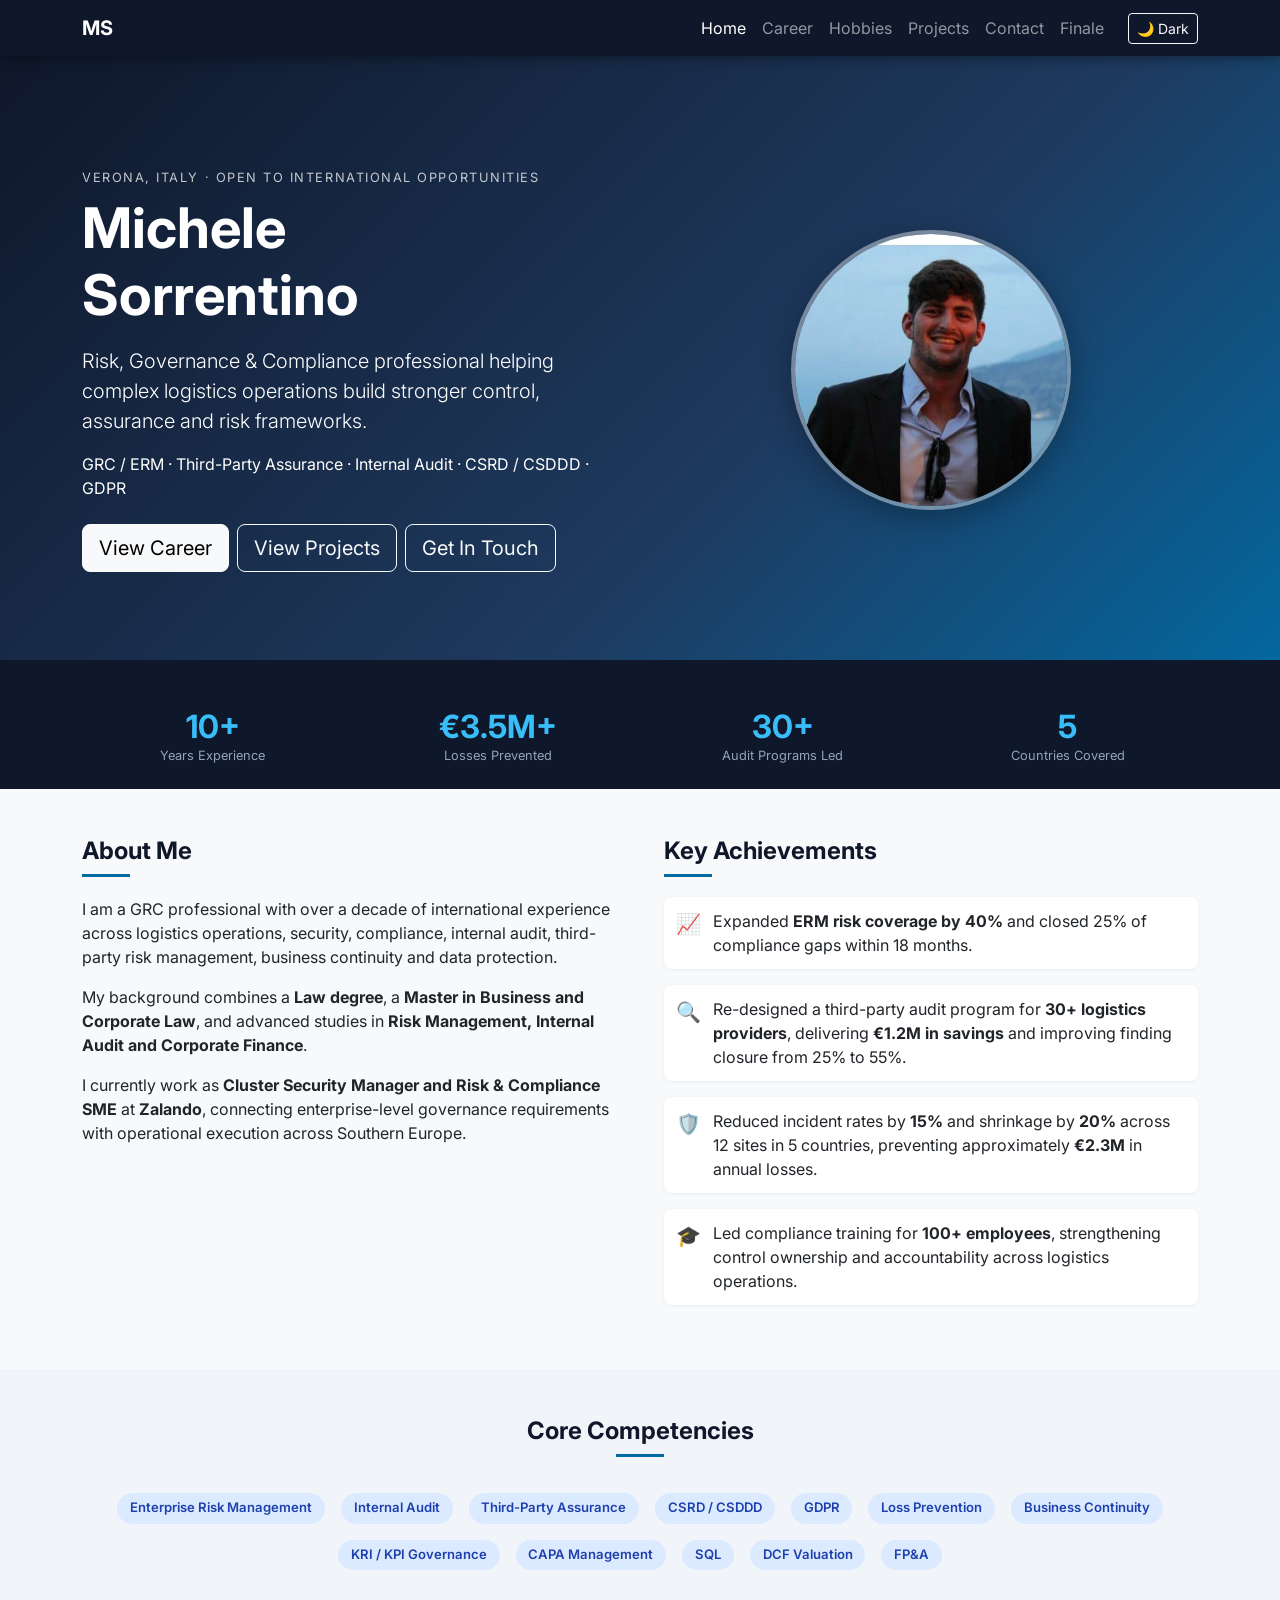
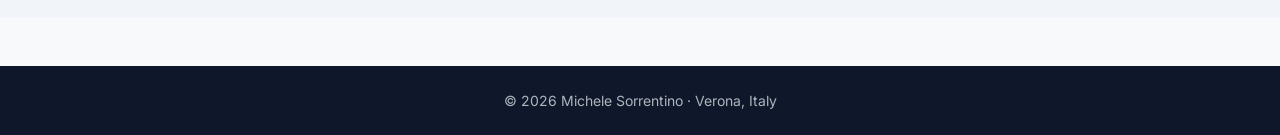
<file: index.html>
<!DOCTYPE html>
<html lang="en">
<head>
    <meta charset="UTF-8">
    <meta name="viewport" content="width=device-width, initial-scale=1.0">

    <meta name="description" content="Michele Sorrentino - Risk, Governance and Compliance professional with experience in GRC, ERM, third-party assurance, internal audit, CSRD, CSDDD and GDPR.">
    <meta name="author" content="Michele Sorrentino">
    <meta name="keywords" content="Michele Sorrentino, Risk Manager, Compliance Manager, GRC, ERM, Internal Audit, Third-Party Risk, GDPR, CSRD, CSDDD">

    <meta property="og:title" content="Michele Sorrentino | Risk & Compliance">
    <meta property="og:description" content="Risk, Governance and Compliance professional helping complex operations build stronger control, assurance and risk frameworks.">
    <meta property="og:type" content="website">
    <meta property="og:image" content="images/profile.JPG">

    <link href="https://cdn.jsdelivr.net/npm/bootstrap@5.3.8/dist/css/bootstrap.min.css" rel="stylesheet" integrity="sha384-sRIl4kxILFvY47J16cr9ZwB07vP4J8+LH7qKQnuqkuIAvNWLzeN8tE5YBujZqJLB" crossorigin="anonymous">
    <link href="styles.css" rel="stylesheet">

    <title>Michele Sorrentino | Risk & Compliance</title>
</head>

<body>
    <nav class="navbar navbar-expand-lg navbar-dark sticky-top" aria-label="Main navigation">
        <div class="container">
            <a class="navbar-brand fw-bold" href="index.html" aria-label="Michele Sorrentino homepage">MS</a>

            <button class="navbar-toggler" type="button" data-bs-toggle="collapse" data-bs-target="#navMenu"
                aria-controls="navMenu" aria-expanded="false" aria-label="Toggle navigation menu">
                <span class="navbar-toggler-icon"></span>
            </button>

            <div class="collapse navbar-collapse" id="navMenu">
                <ul class="navbar-nav ms-auto mb-2 mb-lg-0">
                    <li class="nav-item">
                        <a class="nav-link active" href="index.html" aria-current="page">Home</a>
                    </li>
                    <li class="nav-item">
                        <a class="nav-link" href="career.html">Career</a>
                    </li>
                    <li class="nav-item">
                        <a class="nav-link" href="hobbies.html">Hobbies</a>
                    </li>
                    <li class="nav-item">
                        <a class="nav-link" href="projects.html">Projects</a>
                    </li>
                    <li class="nav-item">
                        <a class="nav-link" href="contact.html">Contact</a>
                    </li>
                    <li class="nav-item">
                        <a class="nav-link" href="finale.html">Finale</a>
                    </li>
                </ul>

                <button id="darkToggle" class="btn btn-outline-light btn-sm ms-lg-3" type="button" aria-label="Toggle dark mode">
                    🌙 Dark
                </button>
            </div>
        </div>
    </nav>

    <main>
        <section id="hero">
            <div class="container py-5">
                <div class="row align-items-center g-5">
                    <div class="col-lg-6 text-white">
                        <p class="overline-text mb-2">Verona, Italy · Open to international opportunities</p>

                        <h1 class="display-4 fw-bold">Michele<br>Sorrentino</h1>

                        <p class="lead mt-3">
                            Risk, Governance &amp; Compliance professional helping complex logistics operations build stronger control, assurance and risk frameworks.
                        </p>

                        <p class="mt-3">
                            GRC / ERM · Third-Party Assurance · Internal Audit · CSRD / CSDDD · GDPR
                        </p>

                        <div class="d-flex flex-wrap gap-2 mt-4">
                            <a href="career.html" class="btn btn-light btn-lg">View Career</a>
                            <a href="projects.html" class="btn btn-outline-light btn-lg">View Projects</a>
                            <a href="contact.html" class="btn btn-outline-light btn-lg">Get In Touch</a>
                        </div>
                    </div>

                    <div class="col-lg-6 d-flex justify-content-center">
                        <img src="images/profile.JPG"
                             alt="Portrait of Michele Sorrentino"
                             class="profile-img"
                             width="280"
                             height="280"
                             fetchpriority="high">
                    </div>
                </div>
            </div>
        </section>

        <section class="stats-bar" aria-label="Professional highlights">
            <div class="container">
                <div class="row text-center g-4 py-4">
                    <div class="col-6 col-md-3">
                        <h2 class="stat-number">10+</h2>
                        <p class="stat-label">Years Experience</p>
                    </div>

                    <div class="col-6 col-md-3">
                        <h2 class="stat-number">€3.5M+</h2>
                        <p class="stat-label">Losses Prevented</p>
                    </div>

                    <div class="col-6 col-md-3">
                        <h2 class="stat-number">30+</h2>
                        <p class="stat-label">Audit Programs Led</p>
                    </div>

                    <div class="col-6 col-md-3">
                        <h2 class="stat-number">5</h2>
                        <p class="stat-label">Countries Covered</p>
                    </div>
                </div>
            </div>
        </section>

        <section class="container my-5">
            <div class="row g-5 align-items-start">
                <div class="col-lg-6">
                    <h2 class="section-title">About Me</h2>
                    <hr class="title-line">

                    <p>
                        I am a GRC professional with over a decade of international experience across logistics operations, security, compliance, internal audit, third-party risk management, business continuity and data protection.
                    </p>

                    <p>
                        My background combines a <strong>Law degree</strong>, a <strong>Master in Business and Corporate Law</strong>, and advanced studies in <strong>Risk Management, Internal Audit and Corporate Finance</strong>.
                    </p>

                    <p>
                        I currently work as <strong>Cluster Security Manager and Risk &amp; Compliance SME</strong> at <strong>Zalando</strong>, connecting enterprise-level governance requirements with operational execution across Southern Europe.
                    </p>
                </div>

                <div class="col-lg-6">
                    <h2 class="section-title">Key Achievements</h2>
                    <hr class="title-line">

                    <ul class="achievement-list">
                        <li>
                            <span class="achievement-icon" aria-hidden="true">📈</span>
                            <div>
                                Expanded <strong>ERM risk coverage by 40%</strong> and closed 25% of compliance gaps within 18 months.
                            </div>
                        </li>

                        <li>
                            <span class="achievement-icon" aria-hidden="true">🔍</span>
                            <div>
                                Re-designed a third-party audit program for <strong>30+ logistics providers</strong>, delivering <strong>€1.2M in savings</strong> and improving finding closure from 25% to 55%.
                            </div>
                        </li>

                        <li>
                            <span class="achievement-icon" aria-hidden="true">🛡️</span>
                            <div>
                                Reduced incident rates by <strong>15%</strong> and shrinkage by <strong>20%</strong> across 12 sites in 5 countries, preventing approximately <strong>€2.3M</strong> in annual losses.
                            </div>
                        </li>

                        <li>
                            <span class="achievement-icon" aria-hidden="true">🎓</span>
                            <div>
                                Led compliance training for <strong>100+ employees</strong>, strengthening control ownership and accountability across logistics operations.
                            </div>
                        </li>
                    </ul>
                </div>
            </div>
        </section>

        <section class="skills-section py-5">
            <div class="container">
                <h2 class="section-title text-center">Core Competencies</h2>
                <hr class="title-line mx-auto">

                <div class="row g-3 mt-3 justify-content-center" aria-label="Core competencies">
                    <div class="col-auto"><span class="skill-badge">Enterprise Risk Management</span></div>
                    <div class="col-auto"><span class="skill-badge">Internal Audit</span></div>
                    <div class="col-auto"><span class="skill-badge">Third-Party Assurance</span></div>
                    <div class="col-auto"><span class="skill-badge">CSRD / CSDDD</span></div>
                    <div class="col-auto"><span class="skill-badge">GDPR</span></div>
                    <div class="col-auto"><span class="skill-badge">Loss Prevention</span></div>
                    <div class="col-auto"><span class="skill-badge">Business Continuity</span></div>
                    <div class="col-auto"><span class="skill-badge">KRI / KPI Governance</span></div>
                    <div class="col-auto"><span class="skill-badge">CAPA Management</span></div>
                    <div class="col-auto"><span class="skill-badge">SQL</span></div>
                    <div class="col-auto"><span class="skill-badge">DCF Valuation</span></div>
                    <div class="col-auto"><span class="skill-badge">FP&amp;A</span></div>
                </div>
            </div>
        </section>
    </main>

    <footer class="text-center py-4">
        <p class="mb-0">&copy; 2026 Michele Sorrentino · Verona, Italy</p>
    </footer>

    <script src="https://cdn.jsdelivr.net/npm/bootstrap@5.3.8/dist/js/bootstrap.bundle.min.js" integrity="sha384-FKyoEForCGlyvwx9Hj09JcYn3nv7wiPVlz7YYwJrWVcXK/BmnVDxM+D2scQbITxI" crossorigin="anonymous"></script>

    <script>
        const darkToggle = document.getElementById('darkToggle');

        function applyDarkMode(isDark) {
            document.body.classList.toggle('dark-mode', isDark);
            darkToggle.textContent = isDark ? '☀️ Light' : '🌙 Dark';
            darkToggle.setAttribute('aria-pressed', String(isDark));
            localStorage.setItem('darkMode', String(isDark));
        }

        darkToggle.addEventListener('click', function () {
            const isDark = !document.body.classList.contains('dark-mode');
            applyDarkMode(isDark);
        });

        applyDarkMode(localStorage.getItem('darkMode') === 'true');
    </script>
</body>
</html>
</file>
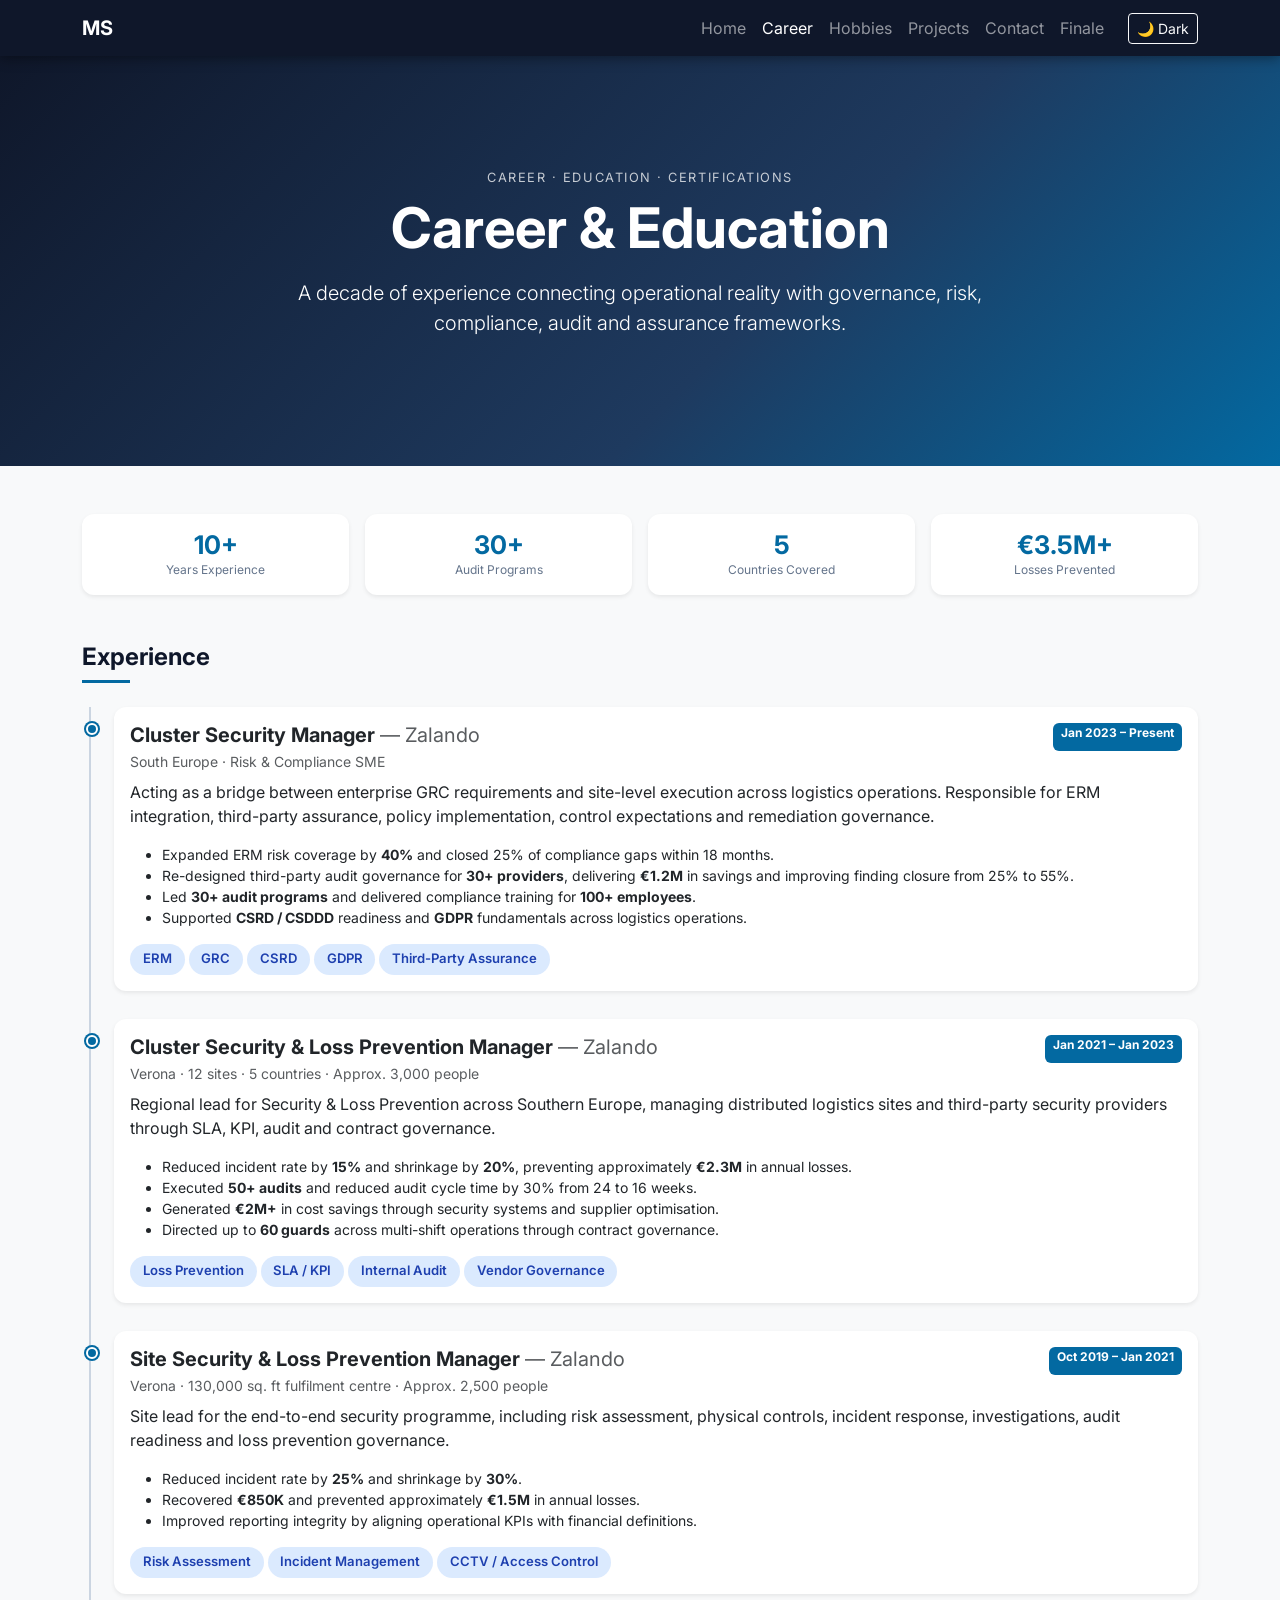
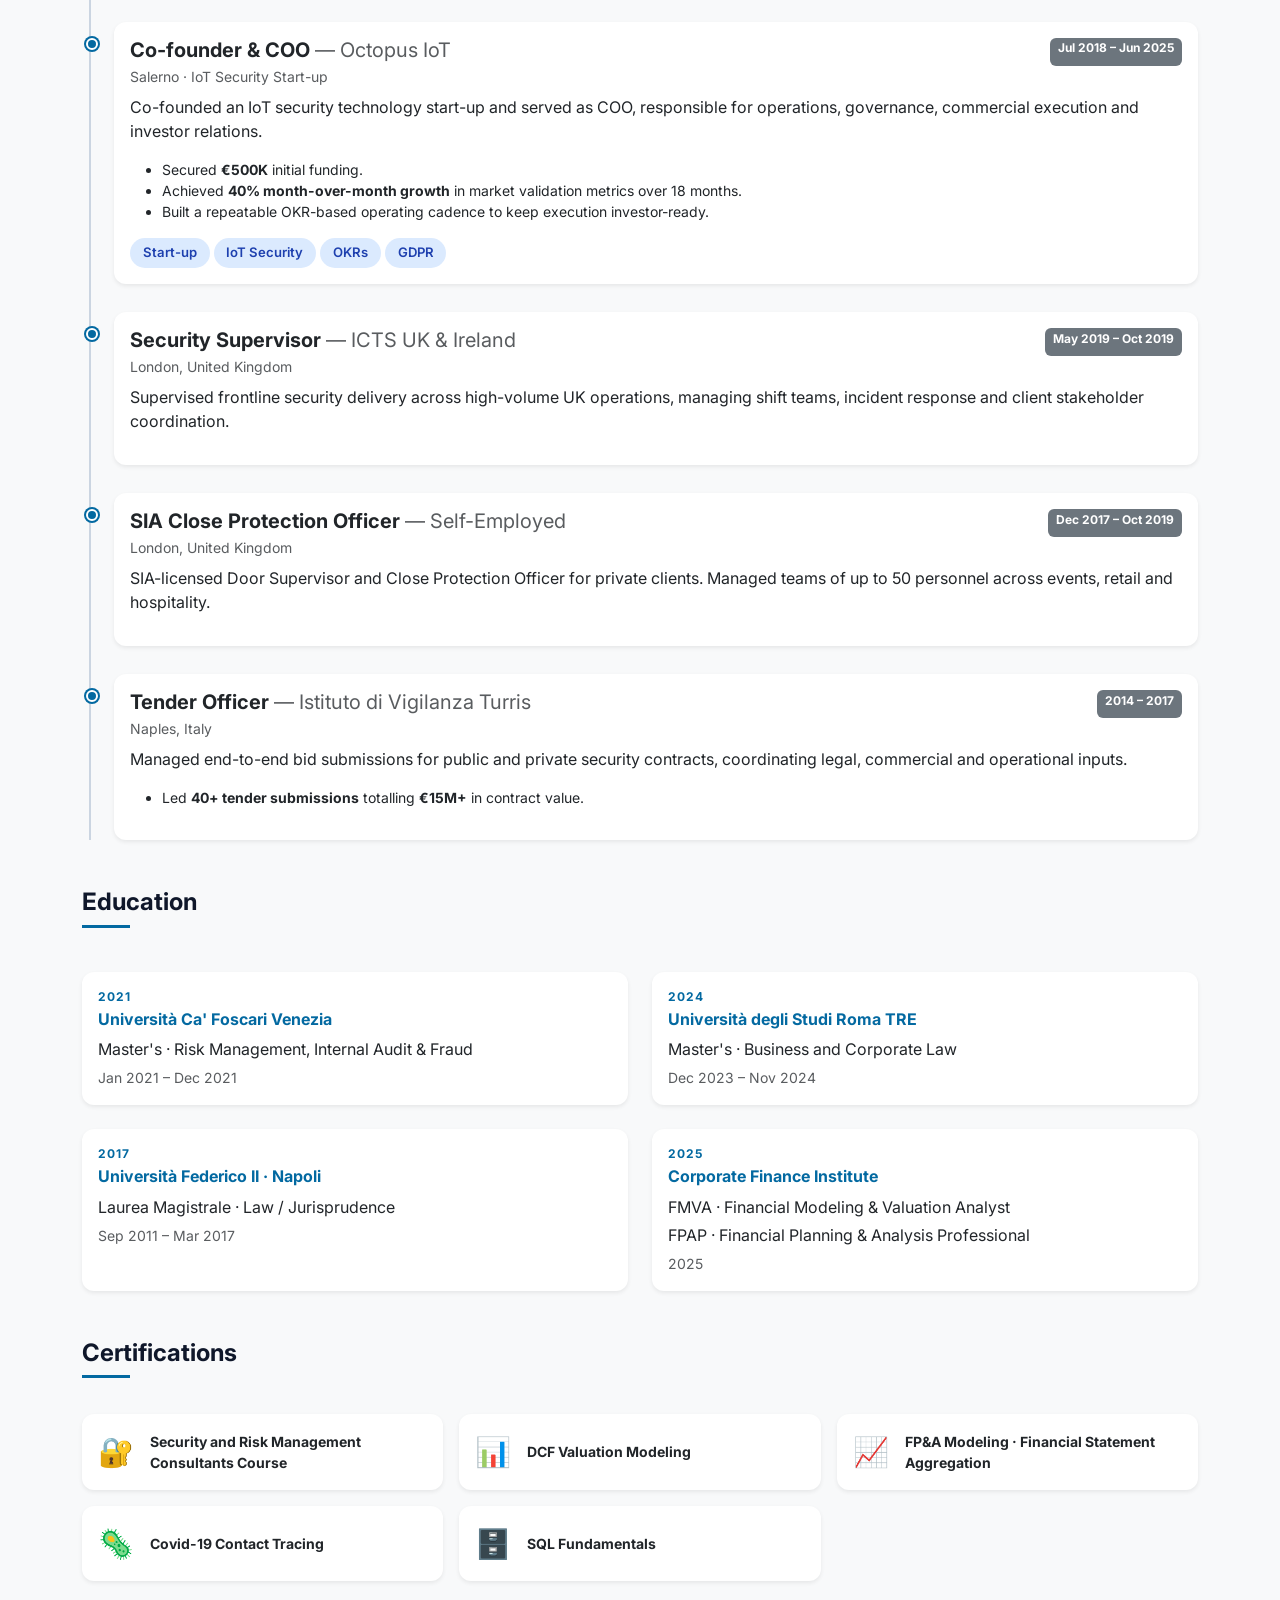
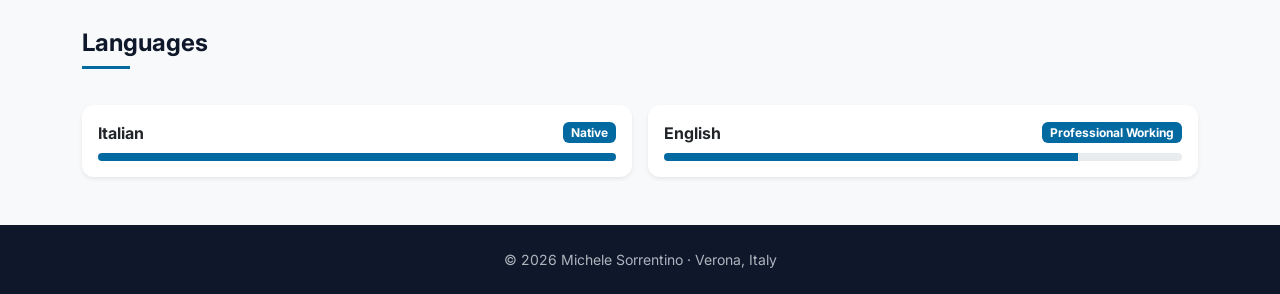
<file: career.html>
<!DOCTYPE html>
<html lang="en">
<head>
    <meta charset="UTF-8">
    <meta name="viewport" content="width=device-width, initial-scale=1.0">

    <meta name="description" content="Career and education of Michele Sorrentino, Risk, Governance and Compliance professional with experience in GRC, ERM, internal audit, third-party assurance, security and logistics operations.">
    <meta name="author" content="Michele Sorrentino">
    <meta name="keywords" content="Michele Sorrentino career, Risk Manager, Compliance Manager, GRC, ERM, Internal Audit, Third-Party Assurance, Zalando, Security Manager">

    <meta property="og:title" content="Career | Michele Sorrentino">
    <meta property="og:description" content="A decade of experience across governance, risk, compliance, internal audit, third-party assurance and logistics security.">
    <meta property="og:type" content="website">

    <link href="https://cdn.jsdelivr.net/npm/bootstrap@5.3.8/dist/css/bootstrap.min.css" rel="stylesheet" integrity="sha384-sRIl4kxILFvY47J16cr9ZwB07vP4J8+LH7qKQnuqkuIAvNWLzeN8tE5YBujZqJLB" crossorigin="anonymous">
    <link href="styles.css" rel="stylesheet">

    <title>Career | Michele Sorrentino</title>
</head>

<body>
    <nav class="navbar navbar-expand-lg navbar-dark sticky-top" aria-label="Main navigation">
        <div class="container">
            <a class="navbar-brand fw-bold" href="index.html" aria-label="Michele Sorrentino homepage">MS</a>

            <button class="navbar-toggler" type="button" data-bs-toggle="collapse" data-bs-target="#navMenu"
                aria-controls="navMenu" aria-expanded="false" aria-label="Toggle navigation menu">
                <span class="navbar-toggler-icon"></span>
            </button>

            <div class="collapse navbar-collapse" id="navMenu">
                <ul class="navbar-nav ms-auto mb-2 mb-lg-0">
                    <li class="nav-item"><a class="nav-link" href="index.html">Home</a></li>
                    <li class="nav-item"><a class="nav-link active" href="career.html" aria-current="page">Career</a></li>
                    <li class="nav-item"><a class="nav-link" href="hobbies.html">Hobbies</a></li>
                    <li class="nav-item"><a class="nav-link" href="projects.html">Projects</a></li>
                    <li class="nav-item"><a class="nav-link" href="contact.html">Contact</a></li>
                    <li class="nav-item"><a class="nav-link" href="finale.html">Finale</a></li>
                </ul>

                <button id="darkToggle" class="btn btn-outline-light btn-sm ms-lg-3" type="button" aria-label="Toggle dark mode">
                    🌙 Dark
                </button>
            </div>
        </div>
    </nav>

    <main>
        <section id="hero">
            <div class="container text-white text-center py-5">
                <p class="overline-text mb-2">Career · Education · Certifications</p>
                <h1 class="display-4 fw-bold">Career &amp; Education</h1>
                <p class="lead mx-auto mt-3" style="max-width: 760px;">
                    A decade of experience connecting operational reality with governance, risk, compliance, audit and assurance frameworks.
                </p>
            </div>
        </section>

        <section class="container my-5">
            <div class="row g-3 mb-5" aria-label="Career highlights">
                <div class="col-6 col-md-3">
                    <div class="card text-center shadow-sm py-3 h-100">
                        <h2 class="stat-number-sm">10+</h2>
                        <p class="stat-label-sm">Years Experience</p>
                    </div>
                </div>

                <div class="col-6 col-md-3">
                    <div class="card text-center shadow-sm py-3 h-100">
                        <h2 class="stat-number-sm">30+</h2>
                        <p class="stat-label-sm">Audit Programs</p>
                    </div>
                </div>

                <div class="col-6 col-md-3">
                    <div class="card text-center shadow-sm py-3 h-100">
                        <h2 class="stat-number-sm">5</h2>
                        <p class="stat-label-sm">Countries Covered</p>
                    </div>
                </div>

                <div class="col-6 col-md-3">
                    <div class="card text-center shadow-sm py-3 h-100">
                        <h2 class="stat-number-sm">€3.5M+</h2>
                        <p class="stat-label-sm">Losses Prevented</p>
                    </div>
                </div>
            </div>

            <section aria-labelledby="experience-title">
                <h2 id="experience-title" class="section-title">Experience</h2>
                <hr class="title-line">

                <div class="timeline mt-4">
                    <article class="timeline-item">
                        <div class="timeline-dot" aria-hidden="true"></div>
                        <div class="timeline-content card shadow-sm">
                            <div class="card-body">
                                <div class="d-flex justify-content-between flex-wrap gap-2">
                                    <h3 class="h5 fw-bold mb-1">
                                        Cluster Security Manager
                                        <span class="text-muted fw-normal">&mdash; Zalando</span>
                                    </h3>
                                    <span class="badge bg-accent">Jan 2023 – Present</span>
                                </div>

                                <p class="text-muted small mb-2">South Europe · Risk &amp; Compliance SME</p>

                                <p>
                                    Acting as a bridge between enterprise GRC requirements and site-level execution across logistics operations. Responsible for ERM integration, third-party assurance, policy implementation, control expectations and remediation governance.
                                </p>

                                <ul class="small">
                                    <li>Expanded ERM risk coverage by <strong>40%</strong> and closed 25% of compliance gaps within 18 months.</li>
                                    <li>Re-designed third-party audit governance for <strong>30+ providers</strong>, delivering <strong>€1.2M</strong> in savings and improving finding closure from 25% to 55%.</li>
                                    <li>Led <strong>30+ audit programs</strong> and delivered compliance training for <strong>100+ employees</strong>.</li>
                                    <li>Supported <strong>CSRD / CSDDD</strong> readiness and <strong>GDPR</strong> fundamentals across logistics operations.</li>
                                </ul>

                                <div class="d-flex flex-wrap gap-1 mt-2" aria-label="Skills used in this role">
                                    <span class="skill-badge">ERM</span>
                                    <span class="skill-badge">GRC</span>
                                    <span class="skill-badge">CSRD</span>
                                    <span class="skill-badge">GDPR</span>
                                    <span class="skill-badge">Third-Party Assurance</span>
                                </div>
                            </div>
                        </div>
                    </article>

                    <article class="timeline-item">
                        <div class="timeline-dot" aria-hidden="true"></div>
                        <div class="timeline-content card shadow-sm">
                            <div class="card-body">
                                <div class="d-flex justify-content-between flex-wrap gap-2">
                                    <h3 class="h5 fw-bold mb-1">
                                        Cluster Security &amp; Loss Prevention Manager
                                        <span class="text-muted fw-normal">&mdash; Zalando</span>
                                    </h3>
                                    <span class="badge bg-accent">Jan 2021 – Jan 2023</span>
                                </div>

                                <p class="text-muted small mb-2">Verona · 12 sites · 5 countries · Approx. 3,000 people</p>

                                <p>
                                    Regional lead for Security &amp; Loss Prevention across Southern Europe, managing distributed logistics sites and third-party security providers through SLA, KPI, audit and contract governance.
                                </p>

                                <ul class="small">
                                    <li>Reduced incident rate by <strong>15%</strong> and shrinkage by <strong>20%</strong>, preventing approximately <strong>€2.3M</strong> in annual losses.</li>
                                    <li>Executed <strong>50+ audits</strong> and reduced audit cycle time by 30% from 24 to 16 weeks.</li>
                                    <li>Generated <strong>€2M+</strong> in cost savings through security systems and supplier optimisation.</li>
                                    <li>Directed up to <strong>60 guards</strong> across multi-shift operations through contract governance.</li>
                                </ul>

                                <div class="d-flex flex-wrap gap-1 mt-2">
                                    <span class="skill-badge">Loss Prevention</span>
                                    <span class="skill-badge">SLA / KPI</span>
                                    <span class="skill-badge">Internal Audit</span>
                                    <span class="skill-badge">Vendor Governance</span>
                                </div>
                            </div>
                        </div>
                    </article>

                    <article class="timeline-item">
                        <div class="timeline-dot" aria-hidden="true"></div>
                        <div class="timeline-content card shadow-sm">
                            <div class="card-body">
                                <div class="d-flex justify-content-between flex-wrap gap-2">
                                    <h3 class="h5 fw-bold mb-1">
                                        Site Security &amp; Loss Prevention Manager
                                        <span class="text-muted fw-normal">&mdash; Zalando</span>
                                    </h3>
                                    <span class="badge bg-accent">Oct 2019 – Jan 2021</span>
                                </div>

                                <p class="text-muted small mb-2">Verona · 130,000 sq. ft fulfilment centre · Approx. 2,500 people</p>

                                <p>
                                    Site lead for the end-to-end security programme, including risk assessment, physical controls, incident response, investigations, audit readiness and loss prevention governance.
                                </p>

                                <ul class="small">
                                    <li>Reduced incident rate by <strong>25%</strong> and shrinkage by <strong>30%</strong>.</li>
                                    <li>Recovered <strong>€850K</strong> and prevented approximately <strong>€1.5M</strong> in annual losses.</li>
                                    <li>Improved reporting integrity by aligning operational KPIs with financial definitions.</li>
                                </ul>

                                <div class="d-flex flex-wrap gap-1 mt-2">
                                    <span class="skill-badge">Risk Assessment</span>
                                    <span class="skill-badge">Incident Management</span>
                                    <span class="skill-badge">CCTV / Access Control</span>
                                </div>
                            </div>
                        </div>
                    </article>

                    <article class="timeline-item">
                        <div class="timeline-dot" aria-hidden="true"></div>
                        <div class="timeline-content card shadow-sm">
                            <div class="card-body">
                                <div class="d-flex justify-content-between flex-wrap gap-2">
                                    <h3 class="h5 fw-bold mb-1">
                                        Co-founder &amp; COO
                                        <span class="text-muted fw-normal">&mdash; Octopus IoT</span>
                                    </h3>
                                    <span class="badge bg-secondary">Jul 2018 – Jun 2025</span>
                                </div>

                                <p class="text-muted small mb-2">Salerno · IoT Security Start-up</p>

                                <p>
                                    Co-founded an IoT security technology start-up and served as COO, responsible for operations, governance, commercial execution and investor relations.
                                </p>

                                <ul class="small">
                                    <li>Secured <strong>€500K</strong> initial funding.</li>
                                    <li>Achieved <strong>40% month-over-month growth</strong> in market validation metrics over 18 months.</li>
                                    <li>Built a repeatable OKR-based operating cadence to keep execution investor-ready.</li>
                                </ul>

                                <div class="d-flex flex-wrap gap-1 mt-2">
                                    <span class="skill-badge">Start-up</span>
                                    <span class="skill-badge">IoT Security</span>
                                    <span class="skill-badge">OKRs</span>
                                    <span class="skill-badge">GDPR</span>
                                </div>
                            </div>
                        </div>
                    </article>

                    <article class="timeline-item">
                        <div class="timeline-dot" aria-hidden="true"></div>
                        <div class="timeline-content card shadow-sm">
                            <div class="card-body">
                                <div class="d-flex justify-content-between flex-wrap gap-2">
                                    <h3 class="h5 fw-bold mb-1">
                                        Security Supervisor
                                        <span class="text-muted fw-normal">&mdash; ICTS UK &amp; Ireland</span>
                                    </h3>
                                    <span class="badge bg-secondary">May 2019 – Oct 2019</span>
                                </div>

                                <p class="text-muted small mb-2">London, United Kingdom</p>

                                <p>
                                    Supervised frontline security delivery across high-volume UK operations, managing shift teams, incident response and client stakeholder coordination.
                                </p>
                            </div>
                        </div>
                    </article>

                    <article class="timeline-item">
                        <div class="timeline-dot" aria-hidden="true"></div>
                        <div class="timeline-content card shadow-sm">
                            <div class="card-body">
                                <div class="d-flex justify-content-between flex-wrap gap-2">
                                    <h3 class="h5 fw-bold mb-1">
                                        SIA Close Protection Officer
                                        <span class="text-muted fw-normal">&mdash; Self-Employed</span>
                                    </h3>
                                    <span class="badge bg-secondary">Dec 2017 – Oct 2019</span>
                                </div>

                                <p class="text-muted small mb-2">London, United Kingdom</p>

                                <p>
                                    SIA-licensed Door Supervisor and Close Protection Officer for private clients. Managed teams of up to 50 personnel across events, retail and hospitality.
                                </p>
                            </div>
                        </div>
                    </article>

                    <article class="timeline-item">
                        <div class="timeline-dot" aria-hidden="true"></div>
                        <div class="timeline-content card shadow-sm">
                            <div class="card-body">
                                <div class="d-flex justify-content-between flex-wrap gap-2">
                                    <h3 class="h5 fw-bold mb-1">
                                        Tender Officer
                                        <span class="text-muted fw-normal">&mdash; Istituto di Vigilanza Turris</span>
                                    </h3>
                                    <span class="badge bg-secondary">2014 – 2017</span>
                                </div>

                                <p class="text-muted small mb-2">Naples, Italy</p>

                                <p>
                                    Managed end-to-end bid submissions for public and private security contracts, coordinating legal, commercial and operational inputs.
                                </p>

                                <ul class="small">
                                    <li>Led <strong>40+ tender submissions</strong> totalling <strong>€15M+</strong> in contract value.</li>
                                </ul>
                            </div>
                        </div>
                    </article>
                </div>
            </section>

            <section aria-labelledby="education-title">
                <h2 id="education-title" class="section-title mt-5">Education</h2>
                <hr class="title-line">

                <div class="row g-4 mt-2">
                    <div class="col-md-6">
                        <div class="card h-100 shadow-sm">
                            <div class="card-body">
                                <p class="edu-year">2021</p>
                                <h3 class="h6 fw-bold text-accent">Università Ca' Foscari Venezia</h3>
                                <p class="mb-1">Master's · Risk Management, Internal Audit &amp; Fraud</p>
                                <small class="text-muted">Jan 2021 – Dec 2021</small>
                            </div>
                        </div>
                    </div>

                    <div class="col-md-6">
                        <div class="card h-100 shadow-sm">
                            <div class="card-body">
                                <p class="edu-year">2024</p>
                                <h3 class="h6 fw-bold text-accent">Università degli Studi Roma TRE</h3>
                                <p class="mb-1">Master's · Business and Corporate Law</p>
                                <small class="text-muted">Dec 2023 – Nov 2024</small>
                            </div>
                        </div>
                    </div>

                    <div class="col-md-6">
                        <div class="card h-100 shadow-sm">
                            <div class="card-body">
                                <p class="edu-year">2017</p>
                                <h3 class="h6 fw-bold text-accent">Università Federico II · Napoli</h3>
                                <p class="mb-1">Laurea Magistrale · Law / Jurisprudence</p>
                                <small class="text-muted">Sep 2011 – Mar 2017</small>
                            </div>
                        </div>
                    </div>

                    <div class="col-md-6">
                        <div class="card h-100 shadow-sm">
                            <div class="card-body">
                                <p class="edu-year">2025</p>
                                <h3 class="h6 fw-bold text-accent">Corporate Finance Institute</h3>
                                <p class="mb-1">FMVA · Financial Modeling &amp; Valuation Analyst</p>
                                <p class="mb-1">FPAP · Financial Planning &amp; Analysis Professional</p>
                                <small class="text-muted">2025</small>
                            </div>
                        </div>
                    </div>
                </div>
            </section>

            <section aria-labelledby="certifications-title">
                <h2 id="certifications-title" class="section-title mt-5">Certifications</h2>
                <hr class="title-line">

                <div class="row g-3 mt-2">
                    <div class="col-md-4">
                        <div class="card shadow-sm h-100">
                            <div class="card-body d-flex align-items-center gap-3">
                                <span style="font-size:1.8rem" aria-hidden="true">🔐</span>
                                <p class="mb-0 fw-bold small">Security and Risk Management Consultants Course</p>
                            </div>
                        </div>
                    </div>

                    <div class="col-md-4">
                        <div class="card shadow-sm h-100">
                            <div class="card-body d-flex align-items-center gap-3">
                                <span style="font-size:1.8rem" aria-hidden="true">📊</span>
                                <p class="mb-0 fw-bold small">DCF Valuation Modeling</p>
                            </div>
                        </div>
                    </div>

                    <div class="col-md-4">
                        <div class="card shadow-sm h-100">
                            <div class="card-body d-flex align-items-center gap-3">
                                <span style="font-size:1.8rem" aria-hidden="true">📈</span>
                                <p class="mb-0 fw-bold small">FP&amp;A Modeling · Financial Statement Aggregation</p>
                            </div>
                        </div>
                    </div>

                    <div class="col-md-4">
                        <div class="card shadow-sm h-100">
                            <div class="card-body d-flex align-items-center gap-3">
                                <span style="font-size:1.8rem" aria-hidden="true">🦠</span>
                                <p class="mb-0 fw-bold small">Covid-19 Contact Tracing</p>
                            </div>
                        </div>
                    </div>

                    <div class="col-md-4">
                        <div class="card shadow-sm h-100">
                            <div class="card-body d-flex align-items-center gap-3">
                                <span style="font-size:1.8rem" aria-hidden="true">🗄️</span>
                                <p class="mb-0 fw-bold small">SQL Fundamentals</p>
                            </div>
                        </div>
                    </div>
                </div>
            </section>

            <section aria-labelledby="languages-title">
                <h2 id="languages-title" class="section-title mt-5">Languages</h2>
                <hr class="title-line">

                <div class="row g-3 mt-2">
                    <div class="col-md-6">
                        <div class="card shadow-sm">
                            <div class="card-body">
                                <div class="d-flex justify-content-between align-items-center mb-2">
                                    <span class="fw-bold">Italian</span>
                                    <span class="badge bg-accent">Native</span>
                                </div>
                                <div class="progress" style="height: 8px;" role="progressbar" aria-label="Italian language proficiency" aria-valuenow="100" aria-valuemin="0" aria-valuemax="100">
                                    <div class="progress-bar bg-accent" style="width: 100%"></div>
                                </div>
                            </div>
                        </div>
                    </div>

                    <div class="col-md-6">
                        <div class="card shadow-sm">
                            <div class="card-body">
                                <div class="d-flex justify-content-between align-items-center mb-2">
                                    <span class="fw-bold">English</span>
                                    <span class="badge bg-accent">Professional Working</span>
                                </div>
                                <div class="progress" style="height: 8px;" role="progressbar" aria-label="English language proficiency" aria-valuenow="80" aria-valuemin="0" aria-valuemax="100">
                                    <div class="progress-bar bg-accent" style="width: 80%"></div>
                                </div>
                            </div>
                        </div>
                    </div>
                </div>
            </section>
        </section>
    </main>

    <footer class="text-center py-4">
        <p class="mb-0">&copy; 2026 Michele Sorrentino · Verona, Italy</p>
    </footer>

    <script src="https://cdn.jsdelivr.net/npm/bootstrap@5.3.8/dist/js/bootstrap.bundle.min.js" integrity="sha384-FKyoEForCGlyvwx9Hj09JcYn3nv7wiPVlz7YYwJrWVcXK/BmnVDxM+D2scQbITxI" crossorigin="anonymous"></script>

    <script>
        const timelineItems = document.querySelectorAll('.timeline-item');
        const darkToggle = document.getElementById('darkToggle');

        const observer = new IntersectionObserver(function (entries) {
            entries.forEach(function (entry) {
                if (entry.isIntersecting) {
                    entry.target.classList.add('visible');
                    observer.unobserve(entry.target);
                }
            });
        }, { threshold: 0.15 });

        timelineItems.forEach(function (item) {
            observer.observe(item);
        });

        function applyDarkMode(isDark) {
            document.body.classList.toggle('dark-mode', isDark);
            darkToggle.textContent = isDark ? '☀️ Light' : '🌙 Dark';
            darkToggle.setAttribute('aria-pressed', String(isDark));
            localStorage.setItem('darkMode', String(isDark));
        }

        darkToggle.addEventListener('click', function () {
            const isDark = !document.body.classList.contains('dark-mode');
            applyDarkMode(isDark);
        });

        applyDarkMode(localStorage.getItem('darkMode') === 'true');
    </script>
</body>
</html>
</file>
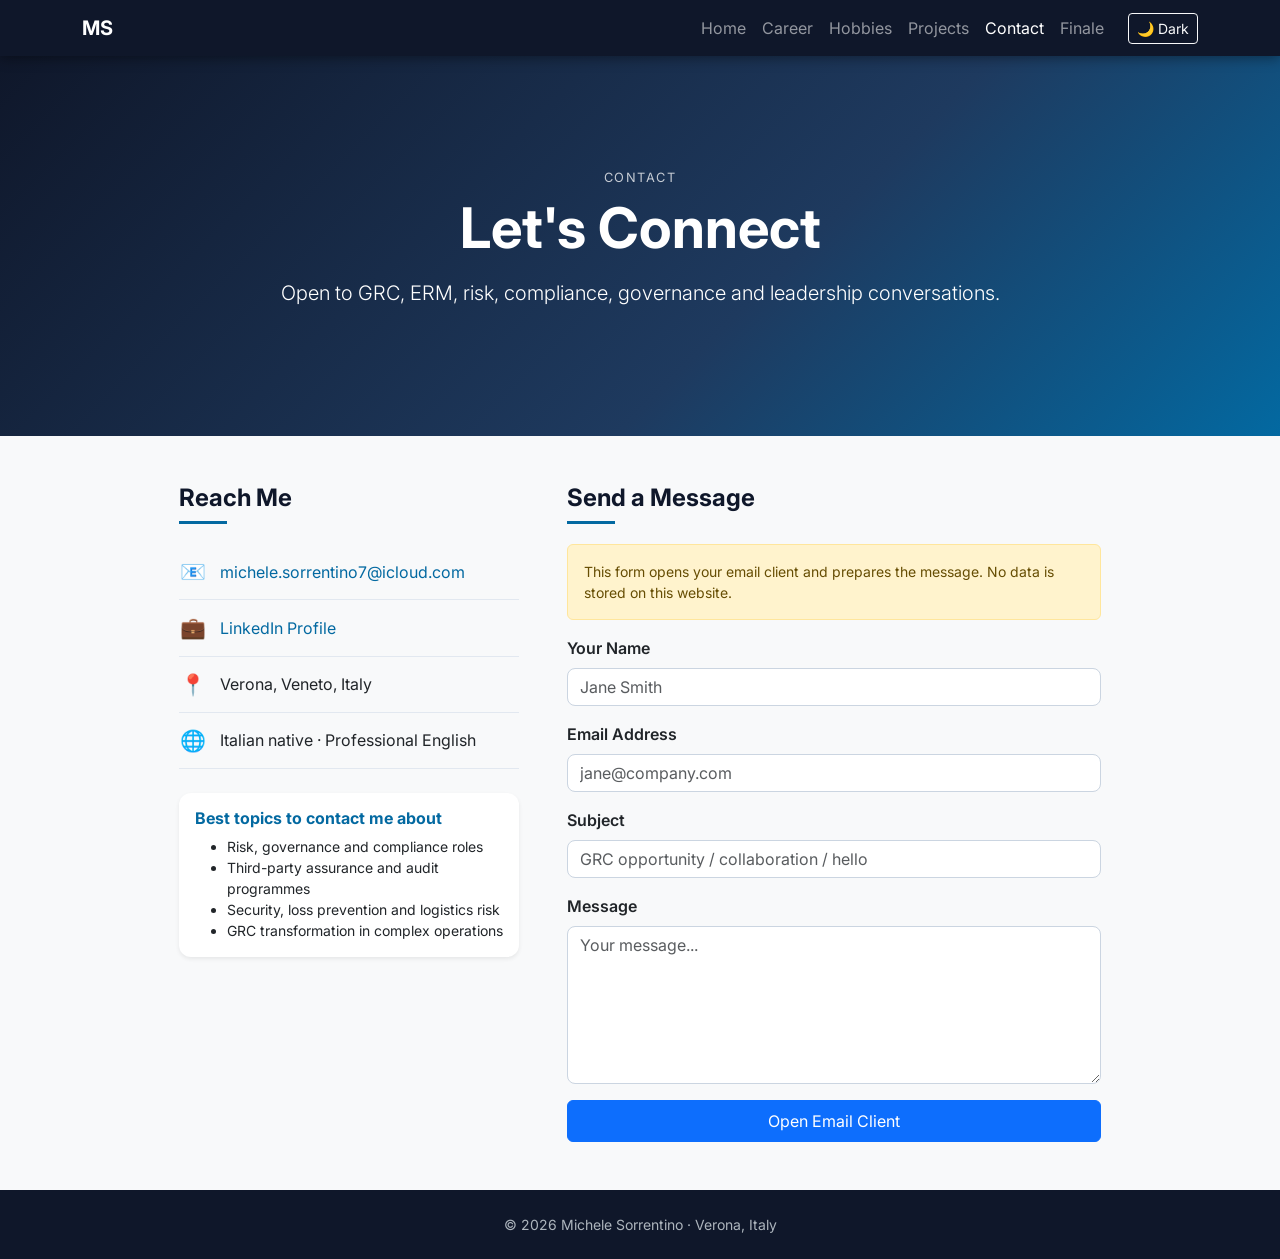
<file: contact.html>
<!DOCTYPE html>
<html lang="en">
<head>
    <meta charset="UTF-8">
    <meta name="viewport" content="width=device-width, initial-scale=1.0">

    <meta name="description" content="Contact Michele Sorrentino for GRC, ERM, risk management, compliance, internal audit and governance opportunities.">
    <meta name="author" content="Michele Sorrentino">
    <meta name="keywords" content="Contact Michele Sorrentino, GRC, ERM, Risk Management, Compliance, Internal Audit, Governance">

    <meta property="og:title" content="Contact | Michele Sorrentino">
    <meta property="og:description" content="Open to GRC, ERM, Risk, Compliance and Governance leadership conversations.">
    <meta property="og:type" content="website">

    <link href="https://cdn.jsdelivr.net/npm/bootstrap@5.3.8/dist/css/bootstrap.min.css" rel="stylesheet" integrity="sha384-sRIl4kxILFvY47J16cr9ZwB07vP4J8+LH7qKQnuqkuIAvNWLzeN8tE5YBujZqJLB" crossorigin="anonymous">
    <link href="styles.css" rel="stylesheet">

    <title>Contact | Michele Sorrentino</title>
</head>

<body>
    <nav class="navbar navbar-expand-lg navbar-dark sticky-top" aria-label="Main navigation">
        <div class="container">
            <a class="navbar-brand fw-bold" href="index.html" aria-label="Michele Sorrentino homepage">MS</a>

            <button class="navbar-toggler" type="button" data-bs-toggle="collapse" data-bs-target="#navMenu"
                aria-controls="navMenu" aria-expanded="false" aria-label="Toggle navigation menu">
                <span class="navbar-toggler-icon"></span>
            </button>

            <div class="collapse navbar-collapse" id="navMenu">
                <ul class="navbar-nav ms-auto mb-2 mb-lg-0">
                    <li class="nav-item"><a class="nav-link" href="index.html">Home</a></li>
                    <li class="nav-item"><a class="nav-link" href="career.html">Career</a></li>
                    <li class="nav-item"><a class="nav-link" href="hobbies.html">Hobbies</a></li>
                    <li class="nav-item"><a class="nav-link" href="projects.html">Projects</a></li>
                    <li class="nav-item"><a class="nav-link active" href="contact.html" aria-current="page">Contact</a></li>
                    <li class="nav-item"><a class="nav-link" href="finale.html">Finale</a></li>
                </ul>

                <button id="darkToggle" class="btn btn-outline-light btn-sm ms-lg-3" type="button" aria-label="Toggle dark mode">
                    🌙 Dark
                </button>
            </div>
        </div>
    </nav>

    <main>
        <section id="hero">
            <div class="container text-white text-center py-5">
                <p class="overline-text mb-2">Contact</p>
                <h1 class="display-4 fw-bold">Let's Connect</h1>
                <p class="lead mx-auto mt-3" style="max-width: 760px;">
                    Open to GRC, ERM, risk, compliance, governance and leadership conversations.
                </p>
            </div>
        </section>

        <section class="container my-5">
            <div class="row g-5 justify-content-center">
                <div class="col-lg-4">
                    <h2 class="section-title">Reach Me</h2>
                    <hr class="title-line">

                    <ul class="contact-links">
                        <li>
                            <span class="contact-icon" aria-hidden="true">📧</span>
                            <a href="mailto:michele.sorrentino7@icloud.com">michele.sorrentino7@icloud.com</a>
                        </li>

                        <li>
                            <span class="contact-icon" aria-hidden="true">💼</span>
                            <a href="https://www.linkedin.com/in/michelesorrentino7" target="_blank" rel="noopener noreferrer">LinkedIn Profile</a>
                        </li>

                        <li>
                            <span class="contact-icon" aria-hidden="true">📍</span>
                            <span>Verona, Veneto, Italy</span>
                        </li>

                        <li>
                            <span class="contact-icon" aria-hidden="true">🌐</span>
                            <span>Italian native · Professional English</span>
                        </li>
                    </ul>

                    <div class="card shadow-sm mt-4">
                        <div class="card-body">
                            <h3 class="h6 fw-bold text-accent">Best topics to contact me about</h3>
                            <ul class="small mb-0">
                                <li>Risk, governance and compliance roles</li>
                                <li>Third-party assurance and audit programmes</li>
                                <li>Security, loss prevention and logistics risk</li>
                                <li>GRC transformation in complex operations</li>
                            </ul>
                        </div>
                    </div>
                </div>

                <div class="col-lg-6">
                    <h2 class="section-title">Send a Message</h2>
                    <hr class="title-line">

                    <div class="alert alert-warning small" role="alert">
                        This form opens your email client and prepares the message. No data is stored on this website.
                    </div>

                    <form id="contactForm" novalidate>
                        <div class="mb-3">
                            <label for="nameInput" class="form-label fw-semibold">Your Name</label>
                            <input type="text" class="form-control" id="nameInput" name="name" placeholder="Jane Smith" autocomplete="name" required>
                            <div class="invalid-feedback">Please enter your name.</div>
                        </div>

                        <div class="mb-3">
                            <label for="emailInput" class="form-label fw-semibold">Email Address</label>
                            <input type="email" class="form-control" id="emailInput" name="email" placeholder="jane@company.com" autocomplete="email" required>
                            <div class="invalid-feedback">Please enter a valid email address.</div>
                        </div>

                        <div class="mb-3">
                            <label for="subjectInput" class="form-label fw-semibold">Subject</label>
                            <input type="text" class="form-control" id="subjectInput" name="subject" placeholder="GRC opportunity / collaboration / hello" required>
                            <div class="invalid-feedback">Please enter a subject.</div>
                        </div>

                        <div class="mb-3">
                            <label for="messageInput" class="form-label fw-semibold">Message</label>
                            <textarea class="form-control" id="messageInput" name="message" rows="6" placeholder="Your message..." required></textarea>
                            <div class="invalid-feedback">Please write your message.</div>
                        </div>

                        <button type="submit" class="btn btn-primary w-100 py-2">
                            Open Email Client
                        </button>
                    </form>
                </div>
            </div>
        </section>
    </main>

    <footer class="text-center py-4">
        <p class="mb-0">&copy; 2026 Michele Sorrentino · Verona, Italy</p>
    </footer>

    <script src="https://cdn.jsdelivr.net/npm/bootstrap@5.3.8/dist/js/bootstrap.bundle.min.js" integrity="sha384-FKyoEForCGlyvwx9Hj09JcYn3nv7wiPVlz7YYwJrWVcXK/BmnVDxM+D2scQbITxI" crossorigin="anonymous"></script>

    <script>
        const form = document.getElementById('contactForm');
        const darkToggle = document.getElementById('darkToggle');

        form.addEventListener('submit', function (event) {
            event.preventDefault();

            if (!form.checkValidity()) {
                form.classList.add('was-validated');
                return;
            }

            const name = document.getElementById('nameInput').value.trim();
            const email = document.getElementById('emailInput').value.trim();
            const subject = document.getElementById('subjectInput').value.trim();
            const message = document.getElementById('messageInput').value.trim();

            const body = [
                message,
                '',
                '---',
                'From: ' + name,
                'Email: ' + email
            ].join('\n');

            const mailtoLink =
                'mailto:michele.sorrentino7@icloud.com' +
                '?subject=' + encodeURIComponent(subject) +
                '&body=' + encodeURIComponent(body);

            window.location.href = mailtoLink;
        });

        function applyDarkMode(isDark) {
            document.body.classList.toggle('dark-mode', isDark);
            darkToggle.textContent = isDark ? '☀️ Light' : '🌙 Dark';
            darkToggle.setAttribute('aria-pressed', String(isDark));
            localStorage.setItem('darkMode', String(isDark));
        }

        darkToggle.addEventListener('click', function () {
            const isDark = !document.body.classList.contains('dark-mode');
            applyDarkMode(isDark);
        });

        applyDarkMode(localStorage.getItem('darkMode') === 'true');
    </script>
</body>
</html>
</file>
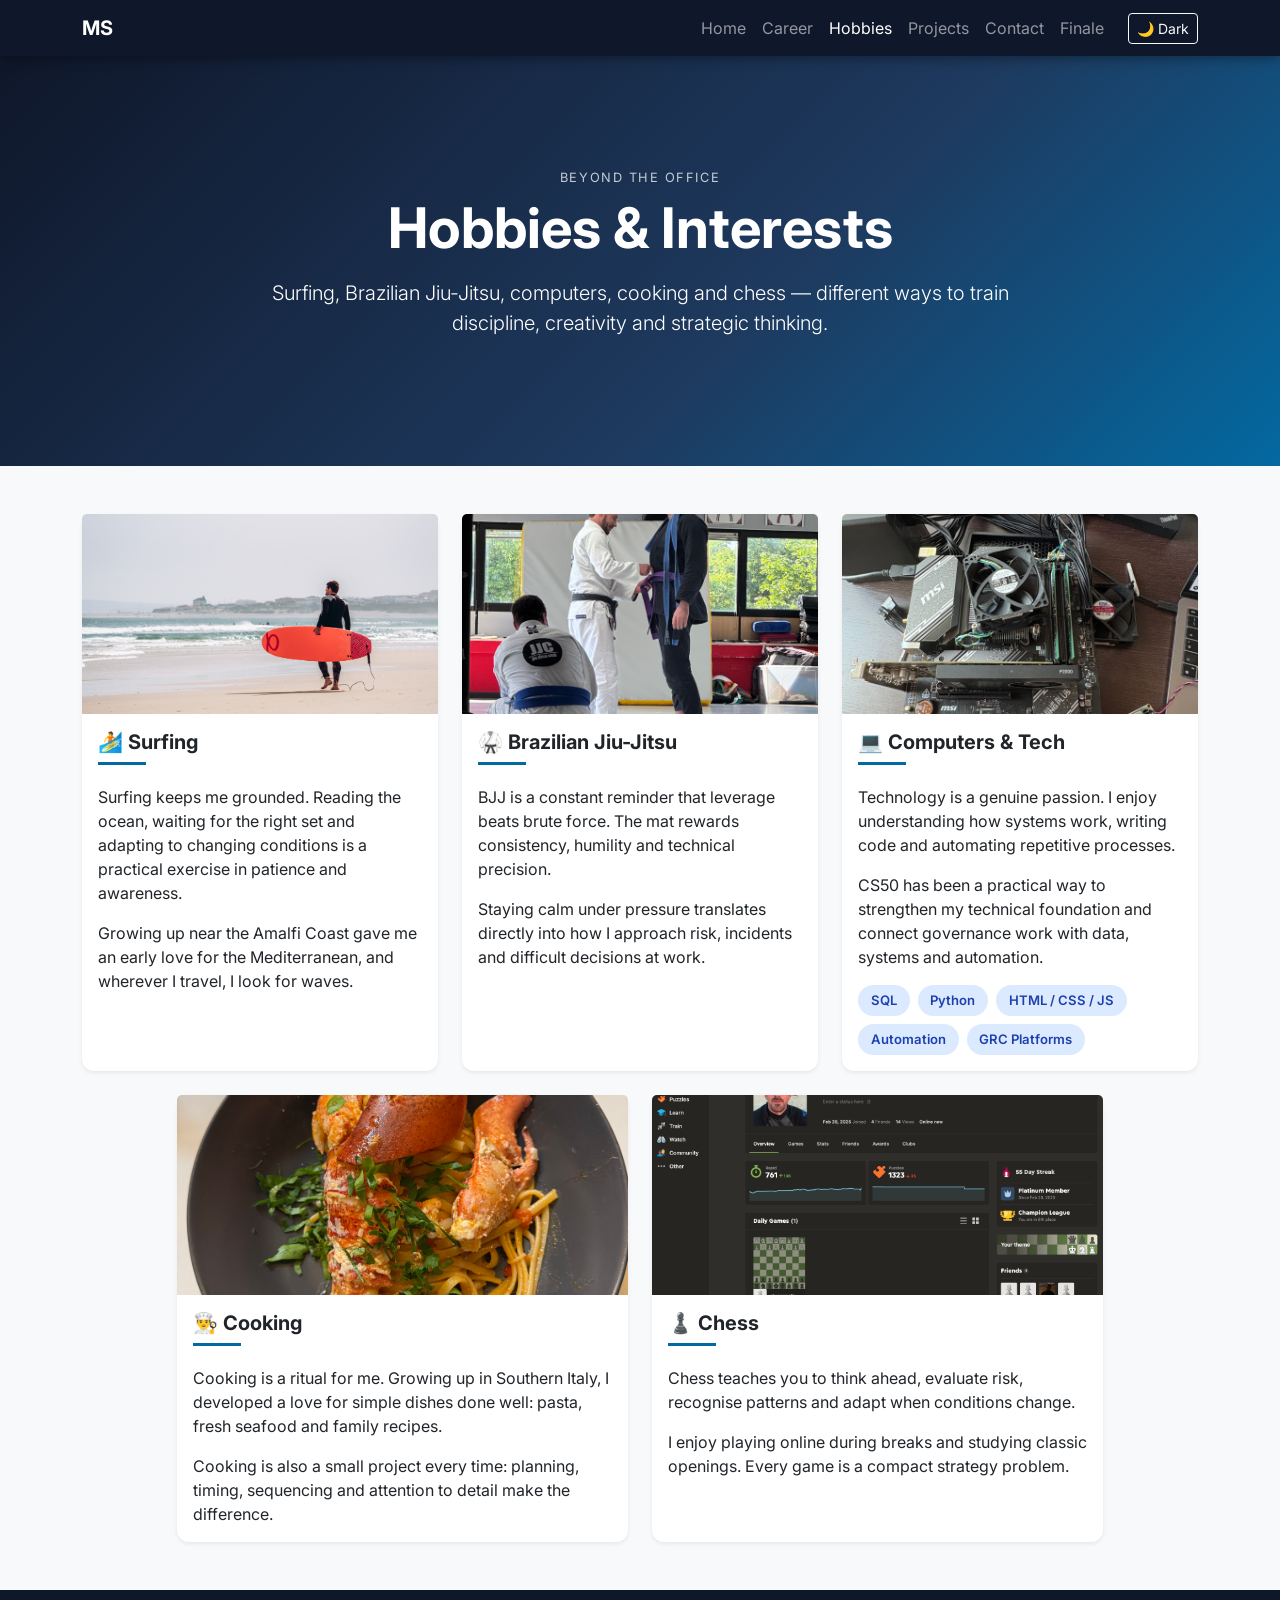
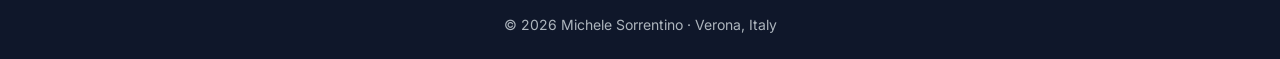
<file: hobbies.html>
<!DOCTYPE html>
<html lang="en">
<head>
    <meta charset="UTF-8">
    <meta name="viewport" content="width=device-width, initial-scale=1.0">

    <meta name="description" content="Beyond work: Michele Sorrentino's personal interests including surfing, Brazilian Jiu-Jitsu, computers, cooking and chess.">
    <meta name="author" content="Michele Sorrentino">
    <meta name="keywords" content="Michele Sorrentino hobbies, surfing, Brazilian Jiu-Jitsu, computers, cooking, chess">

    <meta property="og:title" content="Hobbies | Michele Sorrentino">
    <meta property="og:description" content="Surfing, Brazilian Jiu-Jitsu, computers, cooking and chess — the interests that shape how Michele thinks, learns and works.">
    <meta property="og:type" content="website">

    <link href="https://cdn.jsdelivr.net/npm/bootstrap@5.3.8/dist/css/bootstrap.min.css" rel="stylesheet" integrity="sha384-sRIl4kxILFvY47J16cr9ZwB07vP4J8+LH7qKQnuqkuIAvNWLzeN8tE5YBujZqJLB" crossorigin="anonymous">
    <link href="styles.css" rel="stylesheet">

    <title>Hobbies | Michele Sorrentino</title>
</head>

<body>
    <nav class="navbar navbar-expand-lg navbar-dark sticky-top" aria-label="Main navigation">
        <div class="container">
            <a class="navbar-brand fw-bold" href="index.html" aria-label="Michele Sorrentino homepage">MS</a>

            <button class="navbar-toggler" type="button" data-bs-toggle="collapse" data-bs-target="#navMenu"
                aria-controls="navMenu" aria-expanded="false" aria-label="Toggle navigation menu">
                <span class="navbar-toggler-icon"></span>
            </button>

            <div class="collapse navbar-collapse" id="navMenu">
                <ul class="navbar-nav ms-auto mb-2 mb-lg-0">
                    <li class="nav-item"><a class="nav-link" href="index.html">Home</a></li>
                    <li class="nav-item"><a class="nav-link" href="career.html">Career</a></li>
                    <li class="nav-item"><a class="nav-link active" href="hobbies.html" aria-current="page">Hobbies</a></li>
                    <li class="nav-item"><a class="nav-link" href="projects.html">Projects</a></li>
                    <li class="nav-item"><a class="nav-link" href="contact.html">Contact</a></li>
                    <li class="nav-item"><a class="nav-link" href="finale.html">Finale</a></li>
                </ul>

                <button id="darkToggle" class="btn btn-outline-light btn-sm ms-lg-3" type="button" aria-label="Toggle dark mode">
                    🌙 Dark
                </button>
            </div>
        </div>
    </nav>

    <main>
        <section id="hero">
            <div class="container text-white text-center py-5">
                <p class="overline-text mb-2">Beyond the Office</p>
                <h1 class="display-4 fw-bold">Hobbies &amp; Interests</h1>
                <p class="lead mx-auto mt-3" style="max-width: 760px;">
                    Surfing, Brazilian Jiu-Jitsu, computers, cooking and chess — different ways to train discipline, creativity and strategic thinking.
                </p>
            </div>
        </section>

        <section class="container my-5" aria-label="Personal hobbies">
            <div class="row g-4 mb-4">
                <div class="col-md-4">
                    <article class="card h-100 shadow-sm">
                        <img src="images/surf.jpg"
                             alt="Surfing by the sea"
                             class="card-img-top hobby-card-img"
                             width="600"
                             height="400"
                             loading="lazy">

                        <div class="card-body">
                            <h2 class="h5 fw-bold">🏄 Surfing</h2>
                            <hr class="title-line">

                            <p class="card-text">
                                Surfing keeps me grounded. Reading the ocean, waiting for the right set and adapting to changing conditions is a practical exercise in patience and awareness.
                            </p>

                            <p class="card-text">
                                Growing up near the Amalfi Coast gave me an early love for the Mediterranean, and wherever I travel, I look for waves.
                            </p>
                        </div>
                    </article>
                </div>

                <div class="col-md-4">
                    <article class="card h-100 shadow-sm">
                        <img src="images/bjj.jpeg"
                             alt="Brazilian Jiu-Jitsu training"
                             class="card-img-top hobby-card-img"
                             width="600"
                             height="400"
                             loading="lazy">

                        <div class="card-body">
                            <h2 class="h5 fw-bold">🥋 Brazilian Jiu-Jitsu</h2>
                            <hr class="title-line">

                            <p class="card-text">
                                BJJ is a constant reminder that leverage beats brute force. The mat rewards consistency, humility and technical precision.
                            </p>

                            <p class="card-text">
                                Staying calm under pressure translates directly into how I approach risk, incidents and difficult decisions at work.
                            </p>
                        </div>
                    </article>
                </div>

                <div class="col-md-4">
                    <article class="card h-100 shadow-sm">
                        <img src="images/computer.jpeg"
                             alt="Computer setup used for coding and technology projects"
                             class="card-img-top hobby-card-img"
                             width="600"
                             height="400"
                             loading="lazy">

                        <div class="card-body">
                            <h2 class="h5 fw-bold">💻 Computers &amp; Tech</h2>
                            <hr class="title-line">

                            <p class="card-text">
                                Technology is a genuine passion. I enjoy understanding how systems work, writing code and automating repetitive processes.
                            </p>

                            <p class="card-text">
                                CS50 has been a practical way to strengthen my technical foundation and connect governance work with data, systems and automation.
                            </p>

                            <div class="d-flex flex-wrap gap-2 mt-3" aria-label="Technology interests">
                                <span class="skill-badge">SQL</span>
                                <span class="skill-badge">Python</span>
                                <span class="skill-badge">HTML / CSS / JS</span>
                                <span class="skill-badge">Automation</span>
                                <span class="skill-badge">GRC Platforms</span>
                            </div>
                        </div>
                    </article>
                </div>
            </div>

            <div class="row g-4 justify-content-center">
                <div class="col-md-5">
                    <article class="card h-100 shadow-sm">
                        <img src="images/cook.jpeg"
                             alt="Cooking Italian food"
                             class="card-img-top hobby-card-img"
                             width="600"
                             height="400"
                             loading="lazy">

                        <div class="card-body">
                            <h2 class="h5 fw-bold">👨‍🍳 Cooking</h2>
                            <hr class="title-line">

                            <p class="card-text">
                                Cooking is a ritual for me. Growing up in Southern Italy, I developed a love for simple dishes done well: pasta, fresh seafood and family recipes.
                            </p>

                            <p class="card-text">
                                Cooking is also a small project every time: planning, timing, sequencing and attention to detail make the difference.
                            </p>
                        </div>
                    </article>
                </div>

                <div class="col-md-5">
                    <article class="card h-100 shadow-sm">
                        <img src="images/chess.png"
                             alt="Chess board and pieces"
                             class="card-img-top hobby-card-img"
                             width="600"
                             height="400"
                             loading="lazy">

                        <div class="card-body">
                            <h2 class="h5 fw-bold">♟️ Chess</h2>
                            <hr class="title-line">

                            <p class="card-text">
                                Chess teaches you to think ahead, evaluate risk, recognise patterns and adapt when conditions change.
                            </p>

                            <p class="card-text">
                                I enjoy playing online during breaks and studying classic openings. Every game is a compact strategy problem.
                            </p>
                        </div>
                    </article>
                </div>
            </div>
        </section>
    </main>

    <footer class="text-center py-4">
        <p class="mb-0">&copy; 2026 Michele Sorrentino · Verona, Italy</p>
    </footer>

    <script src="https://cdn.jsdelivr.net/npm/bootstrap@5.3.8/dist/js/bootstrap.bundle.min.js" integrity="sha384-FKyoEForCGlyvwx9Hj09JcYn3nv7wiPVlz7YYwJrWVcXK/BmnVDxM+D2scQbITxI" crossorigin="anonymous"></script>

    <script>
        const darkToggle = document.getElementById('darkToggle');

        function applyDarkMode(isDark) {
            document.body.classList.toggle('dark-mode', isDark);
            darkToggle.textContent = isDark ? '☀️ Light' : '🌙 Dark';
            darkToggle.setAttribute('aria-pressed', String(isDark));
            localStorage.setItem('darkMode', String(isDark));
        }

        darkToggle.addEventListener('click', function () {
            const isDark = !document.body.classList.contains('dark-mode');
            applyDarkMode(isDark);
        });

        applyDarkMode(localStorage.getItem('darkMode') === 'true');
    </script>
</body>
</html>
</file>
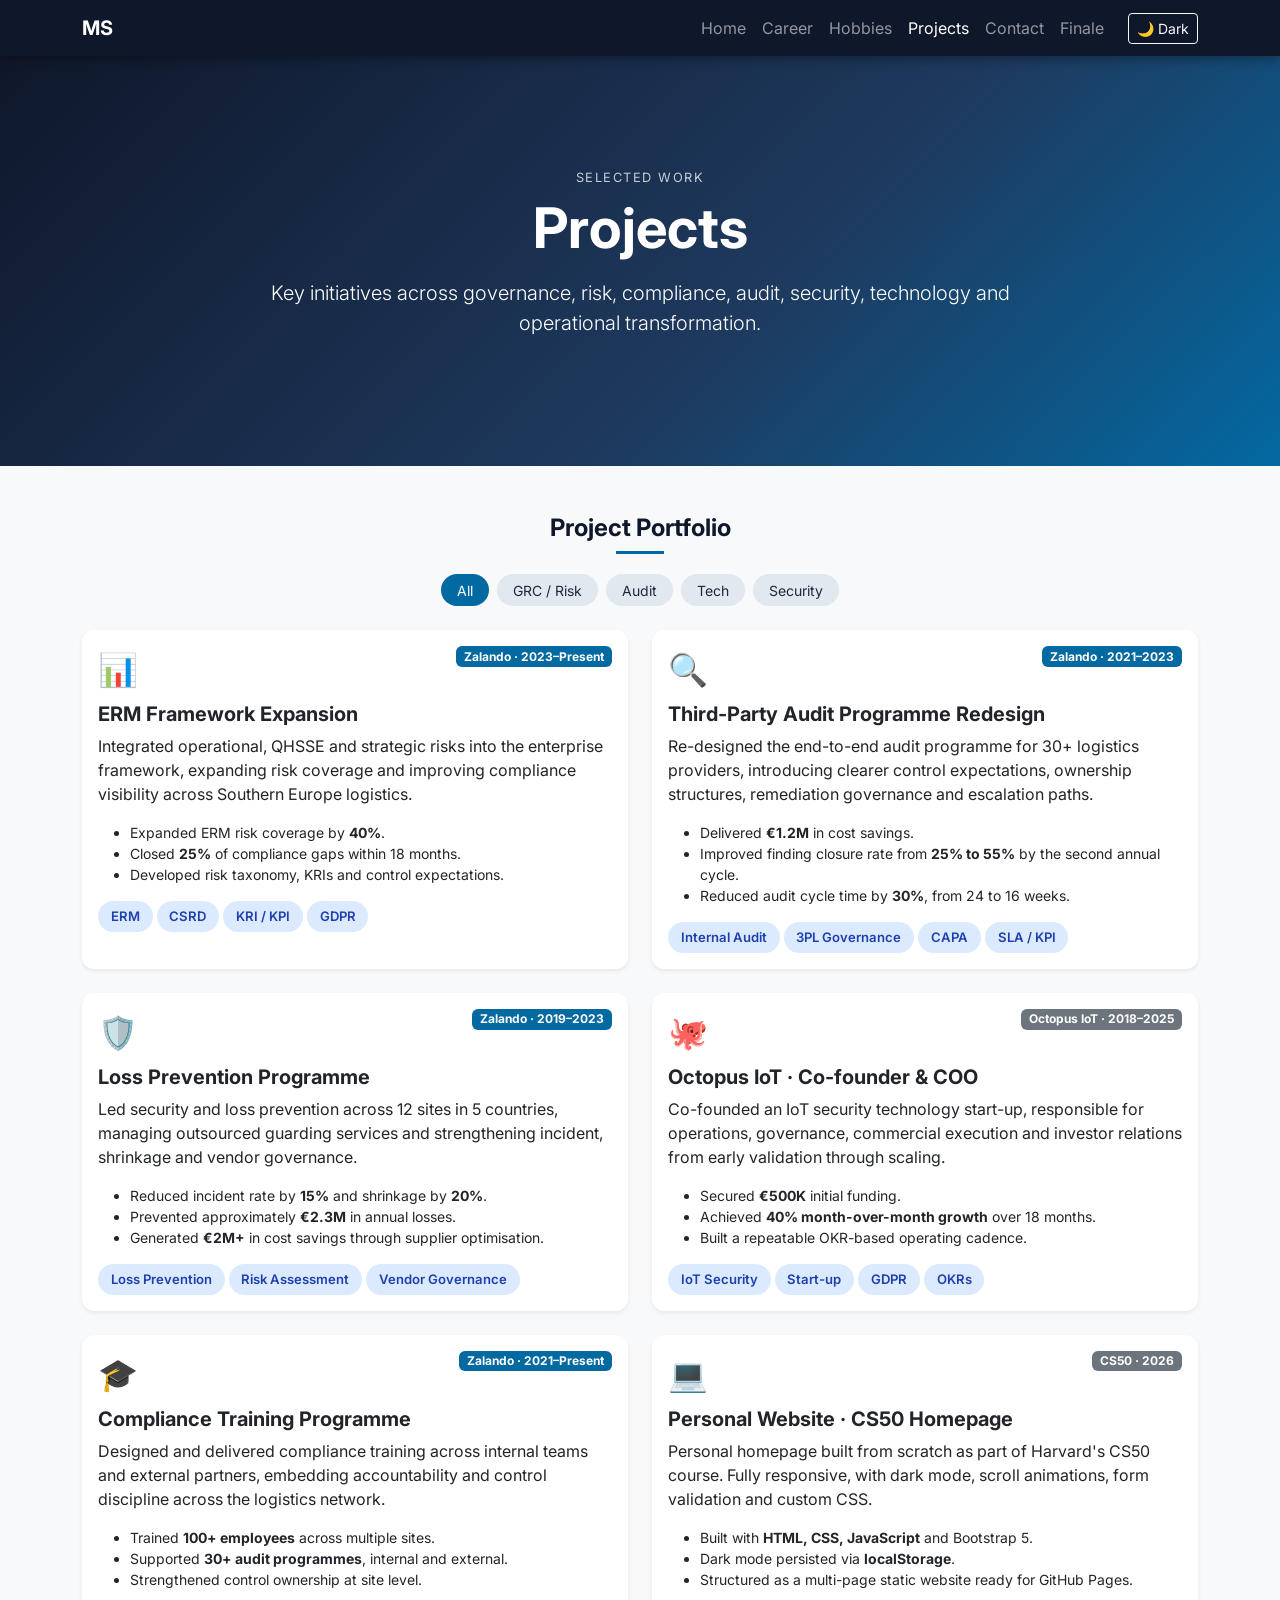
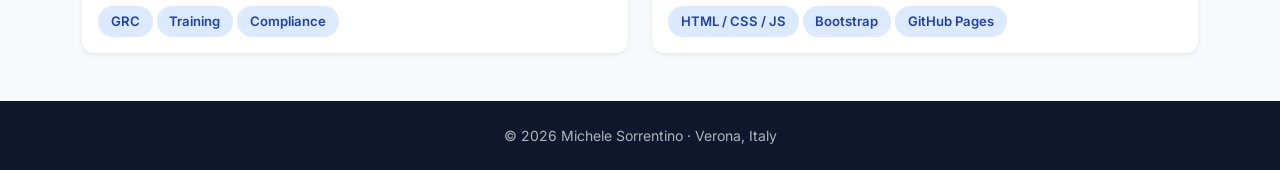
<file: projects.html>
<!DOCTYPE html>
<html lang="en">
<head>
    <meta charset="UTF-8">
    <meta name="viewport" content="width=device-width, initial-scale=1.0">

    <meta name="description" content="Selected projects by Michele Sorrentino across GRC, ERM, internal audit, third-party assurance, loss prevention, technology and CS50 web development.">
    <meta name="author" content="Michele Sorrentino">
    <meta name="keywords" content="Michele Sorrentino projects, GRC projects, ERM, audit programme, third-party assurance, loss prevention, CS50 homepage">

    <meta property="og:title" content="Projects | Michele Sorrentino">
    <meta property="og:description" content="Selected professional and technical projects across governance, risk, compliance, audit, security and technology.">
    <meta property="og:type" content="website">

    <link href="https://cdn.jsdelivr.net/npm/bootstrap@5.3.8/dist/css/bootstrap.min.css" rel="stylesheet" integrity="sha384-sRIl4kxILFvY47J16cr9ZwB07vP4J8+LH7qKQnuqkuIAvNWLzeN8tE5YBujZqJLB" crossorigin="anonymous">
    <link href="styles.css" rel="stylesheet">

    <title>Projects | Michele Sorrentino</title>
</head>

<body>
    <nav class="navbar navbar-expand-lg navbar-dark sticky-top" aria-label="Main navigation">
        <div class="container">
            <a class="navbar-brand fw-bold" href="index.html" aria-label="Michele Sorrentino homepage">MS</a>

            <button class="navbar-toggler" type="button" data-bs-toggle="collapse" data-bs-target="#navMenu"
                aria-controls="navMenu" aria-expanded="false" aria-label="Toggle navigation menu">
                <span class="navbar-toggler-icon"></span>
            </button>

            <div class="collapse navbar-collapse" id="navMenu">
                <ul class="navbar-nav ms-auto mb-2 mb-lg-0">
                    <li class="nav-item"><a class="nav-link" href="index.html">Home</a></li>
                    <li class="nav-item"><a class="nav-link" href="career.html">Career</a></li>
                    <li class="nav-item"><a class="nav-link" href="hobbies.html">Hobbies</a></li>
                    <li class="nav-item"><a class="nav-link active" href="projects.html" aria-current="page">Projects</a></li>
                    <li class="nav-item"><a class="nav-link" href="contact.html">Contact</a></li>
                    <li class="nav-item"><a class="nav-link" href="finale.html">Finale</a></li>
                </ul>

                <button id="darkToggle" class="btn btn-outline-light btn-sm ms-lg-3" type="button" aria-label="Toggle dark mode">
                    🌙 Dark
                </button>
            </div>
        </div>
    </nav>

    <main>
        <section id="hero">
            <div class="container text-white text-center py-5">
                <p class="overline-text mb-2">Selected Work</p>
                <h1 class="display-4 fw-bold">Projects</h1>
                <p class="lead mx-auto mt-3" style="max-width: 760px;">
                    Key initiatives across governance, risk, compliance, audit, security, technology and operational transformation.
                </p>
            </div>
        </section>

        <section class="container my-5" aria-labelledby="projects-title">
            <h2 id="projects-title" class="section-title text-center">Project Portfolio</h2>
            <hr class="title-line mx-auto">

            <div class="d-flex flex-wrap gap-2 mb-4 justify-content-center" role="group" aria-label="Project filters">
                <button class="btn btn-sm filter-btn active" type="button" data-filter="all" aria-pressed="true">All</button>
                <button class="btn btn-sm filter-btn" type="button" data-filter="grc" aria-pressed="false">GRC / Risk</button>
                <button class="btn btn-sm filter-btn" type="button" data-filter="audit" aria-pressed="false">Audit</button>
                <button class="btn btn-sm filter-btn" type="button" data-filter="tech" aria-pressed="false">Tech</button>
                <button class="btn btn-sm filter-btn" type="button" data-filter="security" aria-pressed="false">Security</button>
            </div>

            <div class="row g-4" id="projectGrid">
                <div class="col-md-6 project-item" data-category="grc">
                    <article class="card h-100 shadow-sm">
                        <div class="card-body">
                            <div class="d-flex justify-content-between align-items-start gap-3 mb-2">
                                <span class="project-icon" aria-hidden="true">📊</span>
                                <span class="badge bg-accent">Zalando · 2023–Present</span>
                            </div>

                            <h3 class="h5 fw-bold">ERM Framework Expansion</h3>

                            <p class="card-text">
                                Integrated operational, QHSSE and strategic risks into the enterprise framework, expanding risk coverage and improving compliance visibility across Southern Europe logistics.
                            </p>

                            <ul class="small">
                                <li>Expanded ERM risk coverage by <strong>40%</strong>.</li>
                                <li>Closed <strong>25%</strong> of compliance gaps within 18 months.</li>
                                <li>Developed risk taxonomy, KRIs and control expectations.</li>
                            </ul>

                            <div class="d-flex flex-wrap gap-1 mt-3">
                                <span class="skill-badge">ERM</span>
                                <span class="skill-badge">CSRD</span>
                                <span class="skill-badge">KRI / KPI</span>
                                <span class="skill-badge">GDPR</span>
                            </div>
                        </div>
                    </article>
                </div>

                <div class="col-md-6 project-item" data-category="audit">
                    <article class="card h-100 shadow-sm">
                        <div class="card-body">
                            <div class="d-flex justify-content-between align-items-start gap-3 mb-2">
                                <span class="project-icon" aria-hidden="true">🔍</span>
                                <span class="badge bg-accent">Zalando · 2021–2023</span>
                            </div>

                            <h3 class="h5 fw-bold">Third-Party Audit Programme Redesign</h3>

                            <p class="card-text">
                                Re-designed the end-to-end audit programme for 30+ logistics providers, introducing clearer control expectations, ownership structures, remediation governance and escalation paths.
                            </p>

                            <ul class="small">
                                <li>Delivered <strong>€1.2M</strong> in cost savings.</li>
                                <li>Improved finding closure rate from <strong>25% to 55%</strong> by the second annual cycle.</li>
                                <li>Reduced audit cycle time by <strong>30%</strong>, from 24 to 16 weeks.</li>
                            </ul>

                            <div class="d-flex flex-wrap gap-1 mt-3">
                                <span class="skill-badge">Internal Audit</span>
                                <span class="skill-badge">3PL Governance</span>
                                <span class="skill-badge">CAPA</span>
                                <span class="skill-badge">SLA / KPI</span>
                            </div>
                        </div>
                    </article>
                </div>

                <div class="col-md-6 project-item" data-category="security">
                    <article class="card h-100 shadow-sm">
                        <div class="card-body">
                            <div class="d-flex justify-content-between align-items-start gap-3 mb-2">
                                <span class="project-icon" aria-hidden="true">🛡️</span>
                                <span class="badge bg-accent">Zalando · 2019–2023</span>
                            </div>

                            <h3 class="h5 fw-bold">Loss Prevention Programme</h3>

                            <p class="card-text">
                                Led security and loss prevention across 12 sites in 5 countries, managing outsourced guarding services and strengthening incident, shrinkage and vendor governance.
                            </p>

                            <ul class="small">
                                <li>Reduced incident rate by <strong>15%</strong> and shrinkage by <strong>20%</strong>.</li>
                                <li>Prevented approximately <strong>€2.3M</strong> in annual losses.</li>
                                <li>Generated <strong>€2M+</strong> in cost savings through supplier optimisation.</li>
                            </ul>

                            <div class="d-flex flex-wrap gap-1 mt-3">
                                <span class="skill-badge">Loss Prevention</span>
                                <span class="skill-badge">Risk Assessment</span>
                                <span class="skill-badge">Vendor Governance</span>
                            </div>
                        </div>
                    </article>
                </div>

                <div class="col-md-6 project-item" data-category="tech">
                    <article class="card h-100 shadow-sm">
                        <div class="card-body">
                            <div class="d-flex justify-content-between align-items-start gap-3 mb-2">
                                <span class="project-icon" aria-hidden="true">🐙</span>
                                <span class="badge bg-secondary">Octopus IoT · 2018–2025</span>
                            </div>

                            <h3 class="h5 fw-bold">Octopus IoT · Co-founder &amp; COO</h3>

                            <p class="card-text">
                                Co-founded an IoT security technology start-up, responsible for operations, governance, commercial execution and investor relations from early validation through scaling.
                            </p>

                            <ul class="small">
                                <li>Secured <strong>€500K</strong> initial funding.</li>
                                <li>Achieved <strong>40% month-over-month growth</strong> over 18 months.</li>
                                <li>Built a repeatable OKR-based operating cadence.</li>
                            </ul>

                            <div class="d-flex flex-wrap gap-1 mt-3">
                                <span class="skill-badge">IoT Security</span>
                                <span class="skill-badge">Start-up</span>
                                <span class="skill-badge">GDPR</span>
                                <span class="skill-badge">OKRs</span>
                            </div>
                        </div>
                    </article>
                </div>

                <div class="col-md-6 project-item" data-category="grc">
                    <article class="card h-100 shadow-sm">
                        <div class="card-body">
                            <div class="d-flex justify-content-between align-items-start gap-3 mb-2">
                                <span class="project-icon" aria-hidden="true">🎓</span>
                                <span class="badge bg-accent">Zalando · 2021–Present</span>
                            </div>

                            <h3 class="h5 fw-bold">Compliance Training Programme</h3>

                            <p class="card-text">
                                Designed and delivered compliance training across internal teams and external partners, embedding accountability and control discipline across the logistics network.
                            </p>

                            <ul class="small">
                                <li>Trained <strong>100+ employees</strong> across multiple sites.</li>
                                <li>Supported <strong>30+ audit programmes</strong>, internal and external.</li>
                                <li>Strengthened control ownership at site level.</li>
                            </ul>

                            <div class="d-flex flex-wrap gap-1 mt-3">
                                <span class="skill-badge">GRC</span>
                                <span class="skill-badge">Training</span>
                                <span class="skill-badge">Compliance</span>
                            </div>
                        </div>
                    </article>
                </div>

                <div class="col-md-6 project-item" data-category="tech">
                    <article class="card h-100 shadow-sm">
                        <div class="card-body">
                            <div class="d-flex justify-content-between align-items-start gap-3 mb-2">
                                <span class="project-icon" aria-hidden="true">💻</span>
                                <span class="badge bg-secondary">CS50 · 2026</span>
                            </div>

                            <h3 class="h5 fw-bold">Personal Website · CS50 Homepage</h3>

                            <p class="card-text">
                                Personal homepage built from scratch as part of Harvard's CS50 course. Fully responsive, with dark mode, scroll animations, form validation and custom CSS.
                            </p>

                            <ul class="small">
                                <li>Built with <strong>HTML, CSS, JavaScript</strong> and Bootstrap 5.</li>
                                <li>Dark mode persisted via <strong>localStorage</strong>.</li>
                                <li>Structured as a multi-page static website ready for GitHub Pages.</li>
                            </ul>

                            <div class="d-flex flex-wrap gap-1 mt-3">
                                <span class="skill-badge">HTML / CSS / JS</span>
                                <span class="skill-badge">Bootstrap</span>
                                <span class="skill-badge">GitHub Pages</span>
                            </div>
                        </div>
                    </article>
                </div>
            </div>
        </section>
    </main>

    <footer class="text-center py-4">
        <p class="mb-0">&copy; 2026 Michele Sorrentino · Verona, Italy</p>
    </footer>

    <script src="https://cdn.jsdelivr.net/npm/bootstrap@5.3.8/dist/js/bootstrap.bundle.min.js" integrity="sha384-FKyoEForCGlyvwx9Hj09JcYn3nv7wiPVlz7YYwJrWVcXK/BmnVDxM+D2scQbITxI" crossorigin="anonymous"></script>

    <script>
        const filterButtons = document.querySelectorAll('.filter-btn');
        const projectItems = document.querySelectorAll('.project-item');
        const darkToggle = document.getElementById('darkToggle');

        filterButtons.forEach(function (button) {
            button.addEventListener('click', function () {
                const selectedCategory = button.dataset.filter;

                filterButtons.forEach(function (btn) {
                    btn.classList.remove('active');
                    btn.setAttribute('aria-pressed', 'false');
                });

                button.classList.add('active');
                button.setAttribute('aria-pressed', 'true');

                projectItems.forEach(function (item) {
                    const shouldShow = selectedCategory === 'all' || item.dataset.category === selectedCategory;
                    item.classList.toggle('d-none', !shouldShow);
                });
            });
        });

        function applyDarkMode(isDark) {
            document.body.classList.toggle('dark-mode', isDark);
            darkToggle.textContent = isDark ? '☀️ Light' : '🌙 Dark';
            darkToggle.setAttribute('aria-pressed', String(isDark));
            localStorage.setItem('darkMode', String(isDark));
        }

        darkToggle.addEventListener('click', function () {
            const isDark = !document.body.classList.contains('dark-mode');
            applyDarkMode(isDark);
        });

        applyDarkMode(localStorage.getItem('darkMode') === 'true');
    </script>
</body>
</html>
</file>
<file: styles.css>
@import url('https://fonts.googleapis.com/css2?family=Inter:wght@400;600;700&display=swap');

/* 1. body */
body {
    font-family: 'Inter', sans-serif;
    background-color: #f8f9fa;
    color: #212529;
    transition: background-color 0.3s ease, color 0.3s ease;
}

/* 2. nav */
nav {
    background-color: #0f172a !important;
    box-shadow: 0 2px 12px rgba(0,0,0,0.4);
}

/* 3. #hero */
#hero {
    background: linear-gradient(135deg, #0f172a 0%, #1e3a5f 60%, #0369a1 100%);
    padding: 4rem 1rem;
}

/* 4. footer */
footer {
    background-color: #0f172a;
    color: #adb5bd;
    margin-top: 3rem;
    font-size: 0.875rem;
}

/* 5. .card */
.card {
    border: none;
    border-radius: 0.75rem;
    transition: transform 0.2s ease, box-shadow 0.2s ease;
}

.card:hover {
    transform: translateY(-3px);
    box-shadow: 0 8px 28px rgba(0,0,0,0.1) !important;
}

/* 6. .section-title */
.section-title {
    font-size: 1.5rem;
    font-weight: 700;
    color: #0f172a;
    margin-bottom: 0.25rem;
}

/* 7. .title-line */
.title-line {
    border: none;
    border-top: 3px solid #0369a1;
    width: 48px;
    margin: 0.5rem 0 1.25rem 0;
    opacity: 1;
}

/* 8. .overline-text */
.overline-text {
    font-size: 0.8rem;
    letter-spacing: 0.12em;
    text-transform: uppercase;
    opacity: 0.75;
}

/* 9. .stats-bar */
.stats-bar {
    background-color: #0f172a;
    color: #fff;
}

.stat-number {
    font-size: 2rem;
    font-weight: 700;
    color: #38bdf8;
    margin-bottom: 0;
}

.stat-label {
    font-size: 0.8rem;
    color: #94a3b8;
    margin: 0;
}

/* 10. .stat-number-sm */
.stat-number-sm {
    font-size: 1.6rem;
    font-weight: 700;
    color: #0369a1;
    margin-bottom: 0;
}

.stat-label-sm {
    font-size: 0.75rem;
    color: #64748b;
    margin: 0;
}

/* 11. .skills-section */
.skills-section {
    background-color: #f1f5f9;
}

/* 12. .skill-badge */
.skill-badge {
    display: inline-block;
    padding: 0.35rem 0.8rem;
    background-color: #dbeafe;
    color: #1e40af;
    border-radius: 999px;
    font-size: 0.82rem;
    font-weight: 600;
}

/* 13. .achievement-list */
.achievement-list {
    list-style: none;
    padding: 0;
    margin: 0;
}

.achievement-list li {
    display: flex;
    align-items: flex-start;
    gap: 0.75rem;
    margin-bottom: 1rem;
    padding: 0.75rem;
    background: #fff;
    border-radius: 0.5rem;
    box-shadow: 0 1px 4px rgba(0,0,0,0.06);
}

.achievement-icon {
    font-size: 1.25rem;
    flex-shrink: 0;
}

/* 14. .profile-img */
.profile-img {
    width: 280px;
    height: 280px;
    object-fit: cover;
    object-position: top;
    border-radius: 50%;
    border: 4px solid rgba(255,255,255,0.4);
    box-shadow: 0 8px 32px rgba(0,0,0,0.3);
}

/* 15. .hobby-card-img */
.hobby-card-img {
    width: 100%;
    height: 200px;
    object-fit: cover;
}

/* 16. .timeline */
.timeline {
    position: relative;
    padding-left: 2rem;
}

.timeline::before {
    content: '';
    position: absolute;
    left: 0.45rem;
    top: 0;
    bottom: 0;
    width: 2px;
    background: #cbd5e1;
}

.timeline-item {
    position: relative;
    margin-bottom: 1.75rem;
    opacity: 0;
    transform: translateY(20px);
    transition: opacity 0.4s ease, transform 0.4s ease;
}

.timeline-item.visible {
    opacity: 1;
    transform: translateY(0);
}

.timeline-dot {
    position: absolute;
    left: -1.75rem;
    top: 1rem;
    width: 12px;
    height: 12px;
    border-radius: 50%;
    background: #0369a1;
    border: 2px solid #fff;
    box-shadow: 0 0 0 2px #0369a1;
}

/* 17. .bg-accent / .text-accent */
.bg-accent {
    background-color: #0369a1 !important;
}

.text-accent {
    color: #0369a1;
}

/* 18. .edu-year */
.edu-year {
    font-size: 0.75rem;
    font-weight: 700;
    color: #0369a1;
    text-transform: uppercase;
    letter-spacing: 0.08em;
    margin-bottom: 0.25rem;
}

/* 19. .progress-bar */
.progress-bar.bg-accent {
    background-color: #0369a1 !important;
}

/* 20. .project-icon */
.project-icon {
    font-size: 2rem;
}

/* 21. .filter-btn */
.filter-btn {
    background-color: #e2e8f0;
    color: #1e293b;
    border: none;
    border-radius: 999px;
    padding: 0.35rem 1rem;
    cursor: pointer;
    transition: background-color 0.2s ease;
}

.filter-btn.active {
    background-color: #0369a1;
    color: #fff;
}

/* 22. .contact-links */
.contact-links {
    list-style: none;
    padding: 0;
}

.contact-links li {
    display: flex;
    align-items: center;
    gap: 0.75rem;
    padding: 0.75rem 0;
    border-bottom: 1px solid #e2e8f0;
}

.contact-links a {
    color: #0369a1;
    text-decoration: none;
}

.contact-links a:hover {
    text-decoration: underline;
}

.contact-icon {
    font-size: 1.3rem;
    width: 1.8rem;
    text-align: center;
}

/* 23. input, textarea */
input, textarea {
    border-radius: 0.5rem !important;
    border-color: #cbd5e1 !important;
}

input:focus, textarea:focus {
    box-shadow: 0 0 0 3px rgba(3,105,161,0.2) !important;
    border-color: #0369a1 !important;
}

/* 24. Dark mode */
.dark-mode {
    background-color: #0f172a;
    color: #cbd5e1;
}

.dark-mode .section-title {
    color: #e2e8f0;
}

.dark-mode .card {
    background-color: #1e293b;
    color: #cbd5e1;
}

.dark-mode .skills-section {
    background-color: #1e293b;
}

.dark-mode .skill-badge {
    background-color: #1e3a5f;
    color: #93c5fd;
}

.dark-mode .achievement-list li {
    background: #1e293b;
}

.dark-mode .timeline::before {
    background: #334155;
}

.dark-mode .contact-links li {
    border-color: #334155;
}

.dark-mode .filter-btn {
    background-color: #1e293b;
    color: #cbd5e1;
}

/* 25. Responsive */
@media (max-width: 768px) {
    .profile-img {
        width: 200px;
        height: 200px;
    }
    .stat-number {
        font-size: 1.5rem;
    }
}

/* ══════════════════════════════════
   FINALE PAGE
══════════════════════════════════ */

body.finale-page {
    background-color: #0a0a0a !important;
    color: #fff !important;
    overflow-x: hidden;
    min-height: 100vh;
}

body.finale-page footer {
    background-color: #111 !important;
}

.flames-container {
    position: fixed;
    bottom: 0;
    left: 0;
    right: 0;
    height: 220px;
    pointer-events: none;
    z-index: 0;
    display: flex;
    justify-content: space-around;
    align-items: flex-end;
}

.flame {
    position: relative;
    width: 30px;
    animation: flicker linear infinite;
    transform-origin: bottom center;
}

.flame::before {
    content: '';
    position: absolute;
    bottom: 0;
    left: 50%;
    transform: translateX(-50%);
    width: 28px;
    height: 80px;
    background: linear-gradient(to top, #ff4500, #ff8c00, #ffd700);
    border-radius: 50% 50% 20% 20%;
    animation: burn 0.6s ease-in-out infinite alternate;
    filter: blur(2px);
}

.flame::after {
    content: '';
    position: absolute;
    bottom: 0;
    left: 50%;
    transform: translateX(-50%);
    width: 16px;
    height: 50px;
    background: linear-gradient(to top, #fff 0%, #ffff00 40%, #ff8c00 100%);
    border-radius: 50% 50% 20% 20%;
    animation: burn 0.4s ease-in-out infinite alternate-reverse;
}

@keyframes burn {
    0%   { transform: translateX(-50%) scaleY(1)    scaleX(1);    }
    100% { transform: translateX(-50%) scaleY(1.15) scaleX(0.88); }
}

@keyframes flicker {
    0%   { transform: rotate(-1deg)   scaleY(1);    opacity: 1;    }
    25%  { transform: rotate(1.5deg)  scaleY(1.05); opacity: 0.95; }
    50%  { transform: rotate(-0.5deg) scaleY(0.97); opacity: 1;    }
    75%  { transform: rotate(2deg)    scaleY(1.08); opacity: 0.92; }
    100% { transform: rotate(-1deg)   scaleY(1);    opacity: 1;    }
}

.finale-content {
    position: relative;
    z-index: 10;
    padding-top: 2rem;
    padding-bottom: 240px;
}

.finale-title {
    font-size: clamp(2.5rem, 6vw, 5rem);
    font-weight: 900;
    text-transform: uppercase;
    letter-spacing: 0.05em;
    background: linear-gradient(135deg, #ff4500, #ff8c00, #ffd700, #ff8c00, #ff4500);
    background-size: 200% auto;
    -webkit-background-clip: text;
    -webkit-text-fill-color: transparent;
    background-clip: text;
    animation: shine 3s linear infinite;
}

.finale-subtitle {
    color: #aaa;
    font-size: 1.2rem;
    letter-spacing: 0.1em;
    text-transform: uppercase;
}

@keyframes shine {
    to { background-position: 200% center; }
}

.video-wrapper {
    position: relative;
    border: 3px solid #ff4500;
    border-radius: 1rem;
    overflow: hidden;
    box-shadow: 0 0 40px rgba(255,69,0,0.6), 0 0 80px rgba(255,69,0,0.3);
}

.video-wrapper video {
    width: 100%;
    display: block;
    border-radius: 0.9rem;
}

#explosionCanvas {
    position: fixed;
    top: 0; left: 0;
    width: 100%; height: 100%;
    pointer-events: none;
    z-index: 50;
    display: none;
}

#hireMeOverlay {
    position: fixed;
    top: 0; left: 0;
    width: 100%; height: 100%;
    display: flex;
    flex-direction: column;
    align-items: center;
    justify-content: center;
    z-index: 100;
    background: rgba(0,0,0,0.85);
    opacity: 0;
    pointer-events: none;
    transition: opacity 0.5s ease;
}

#hireMeOverlay.visible {
    opacity: 1;
    pointer-events: all;
}

#hireMeText {
    font-size: clamp(4rem, 15vw, 12rem);
    font-weight: 900;
    text-transform: uppercase;
    letter-spacing: 0.05em;
    background: linear-gradient(135deg, #ff4500, #ffd700, #fff, #ffd700, #ff4500);
    background-size: 300% auto;
    -webkit-background-clip: text;
    -webkit-text-fill-color: transparent;
    background-clip: text;
    animation: hirePulse 1s ease-in-out infinite alternate, shine 2s linear infinite;
    transform: scale(0);
    transition: transform 0.6s cubic-bezier(0.175, 0.885, 0.32, 1.275);
    line-height: 1;
}

#hireMeText.pop {
    transform: scale(1);
}

@keyframes hirePulse {
    from { filter: drop-shadow(0 0 20px #ff4500) drop-shadow(0 0 40px #ff8c00); }
    to   { filter: drop-shadow(0 0 40px #ffd700) drop-shadow(0 0 80px #ff4500); }
}

#hireMeSubtext {
    margin-top: 1.5rem;
    font-size: 1.3rem;
    color: #ccc;
    letter-spacing: 0.2em;
    text-transform: uppercase;
    opacity: 0;
    transform: translateY(20px);
    transition: opacity 0.5s ease 0.8s, transform 0.5s ease 0.8s;
}

#hireMeSubtext.pop {
    opacity: 1;
    transform: translateY(0);
}

#hireMeBtn {
    margin-top: 2rem;
    opacity: 0;
    transform: translateY(20px);
    transition: opacity 0.5s ease 1.2s, transform 0.5s ease 1.2s;
}

#hireMeBtn.pop {
    opacity: 1;
    transform: translateY(0);
}

.music-note {
    position: fixed;
    font-size: 2rem;
    animation: float-note 3s ease-in-out forwards;
    pointer-events: none;
    z-index: 200;
}

@keyframes float-note {
    0%   { opacity: 1; transform: translateY(0)      rotate(0deg);  }
    100% { opacity: 0; transform: translateY(-200px) rotate(30deg); }
}
</file>
